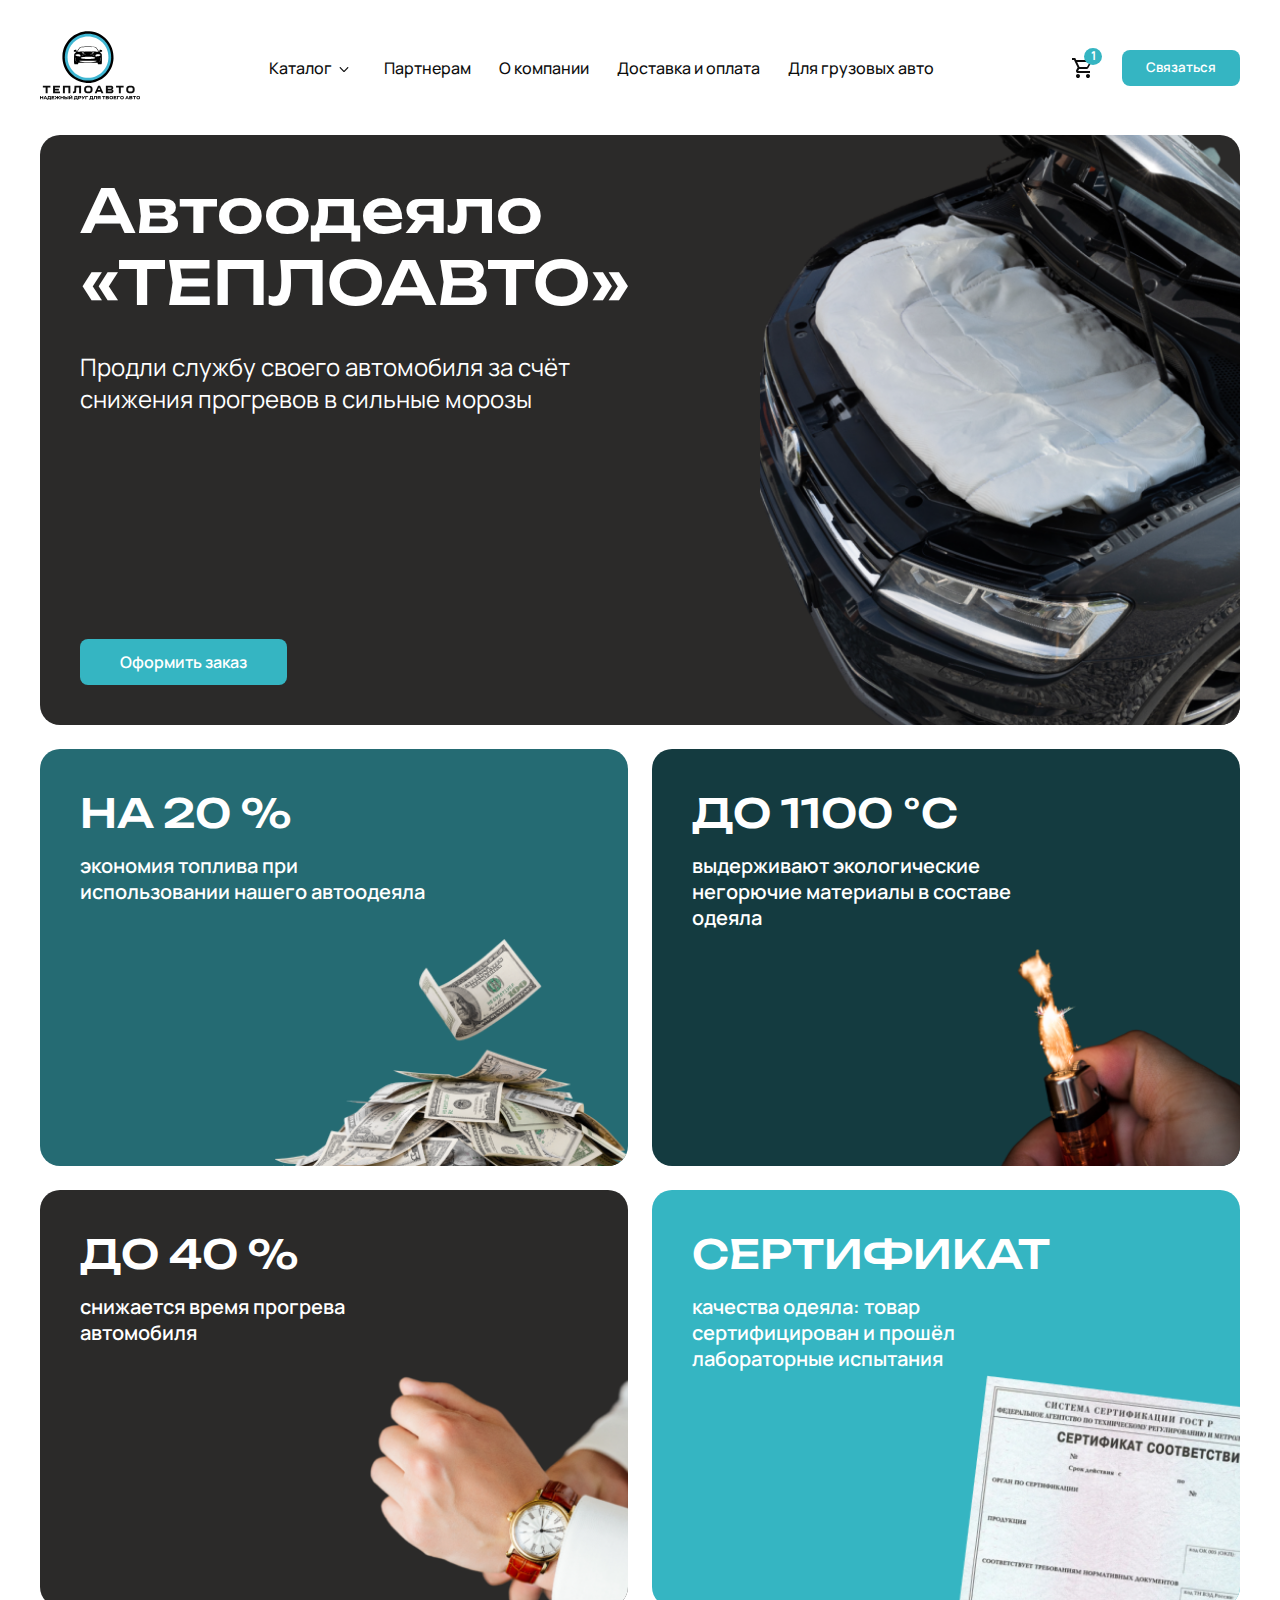
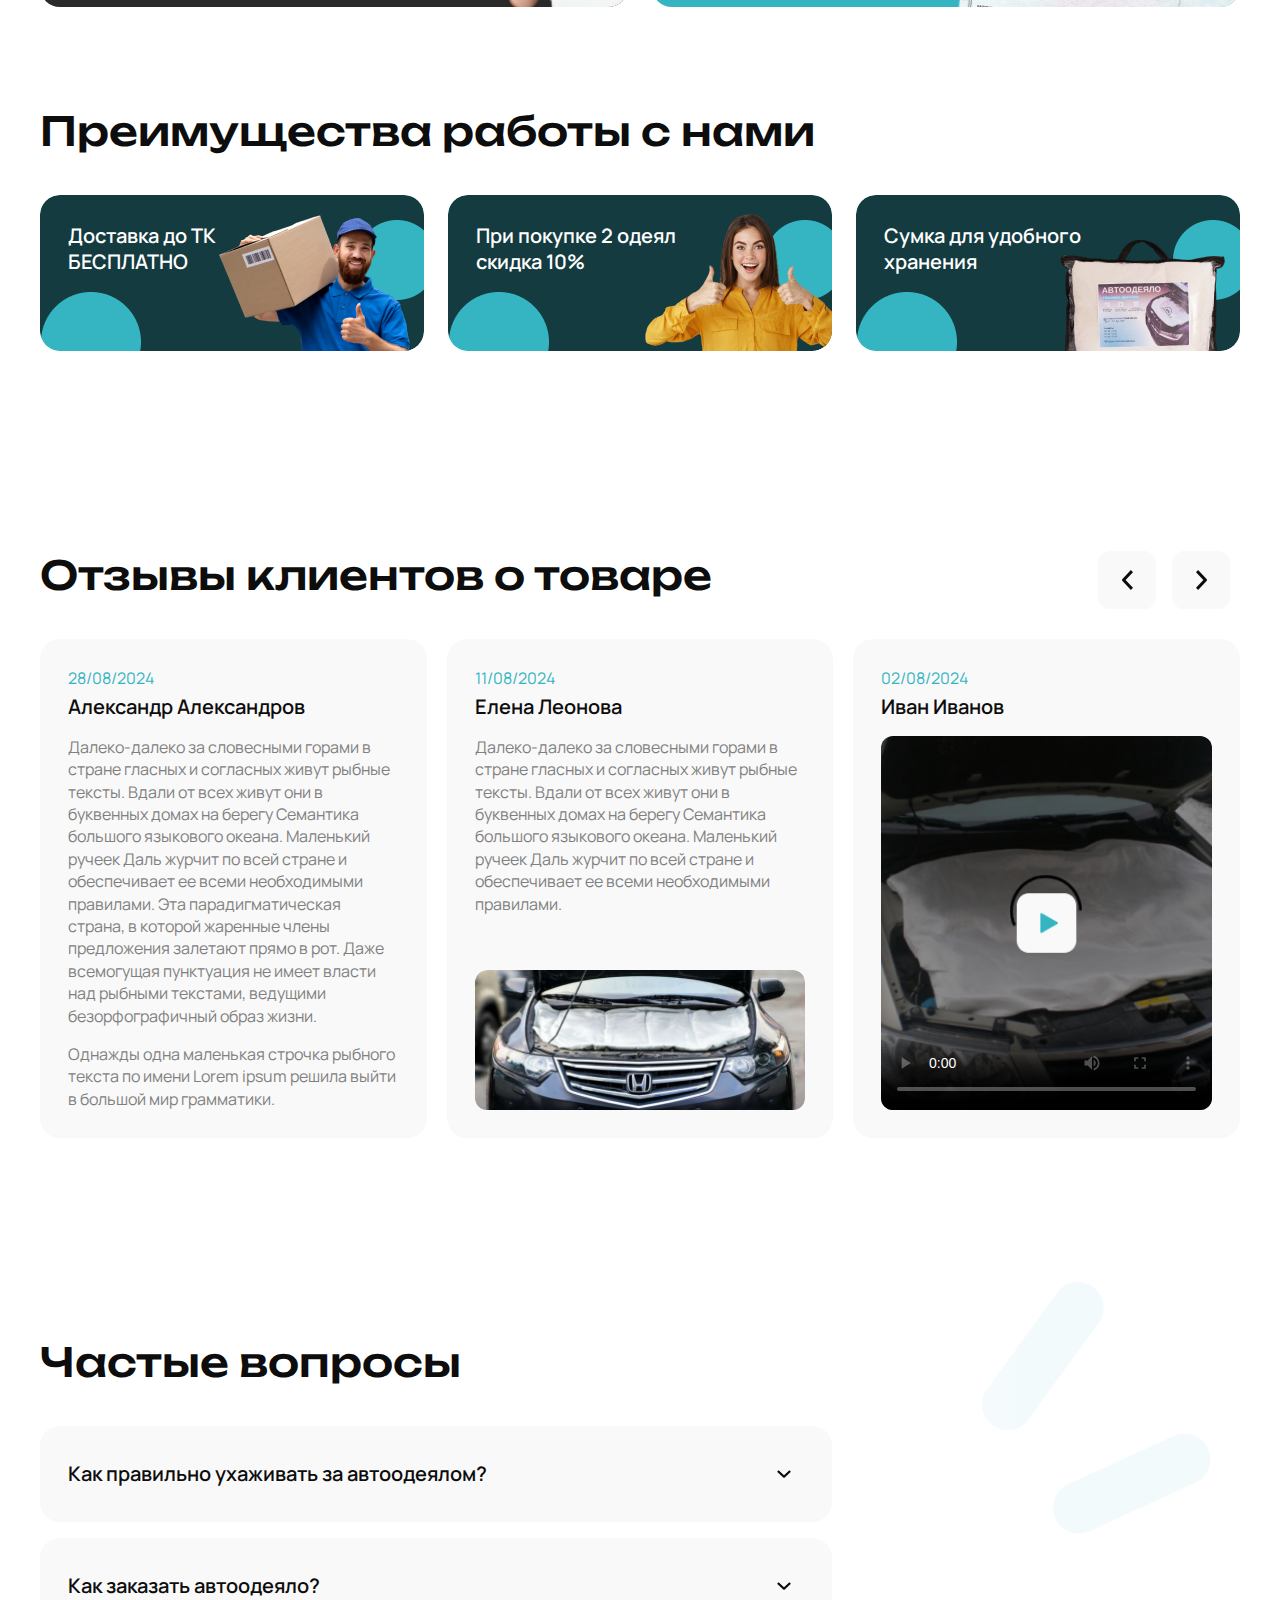
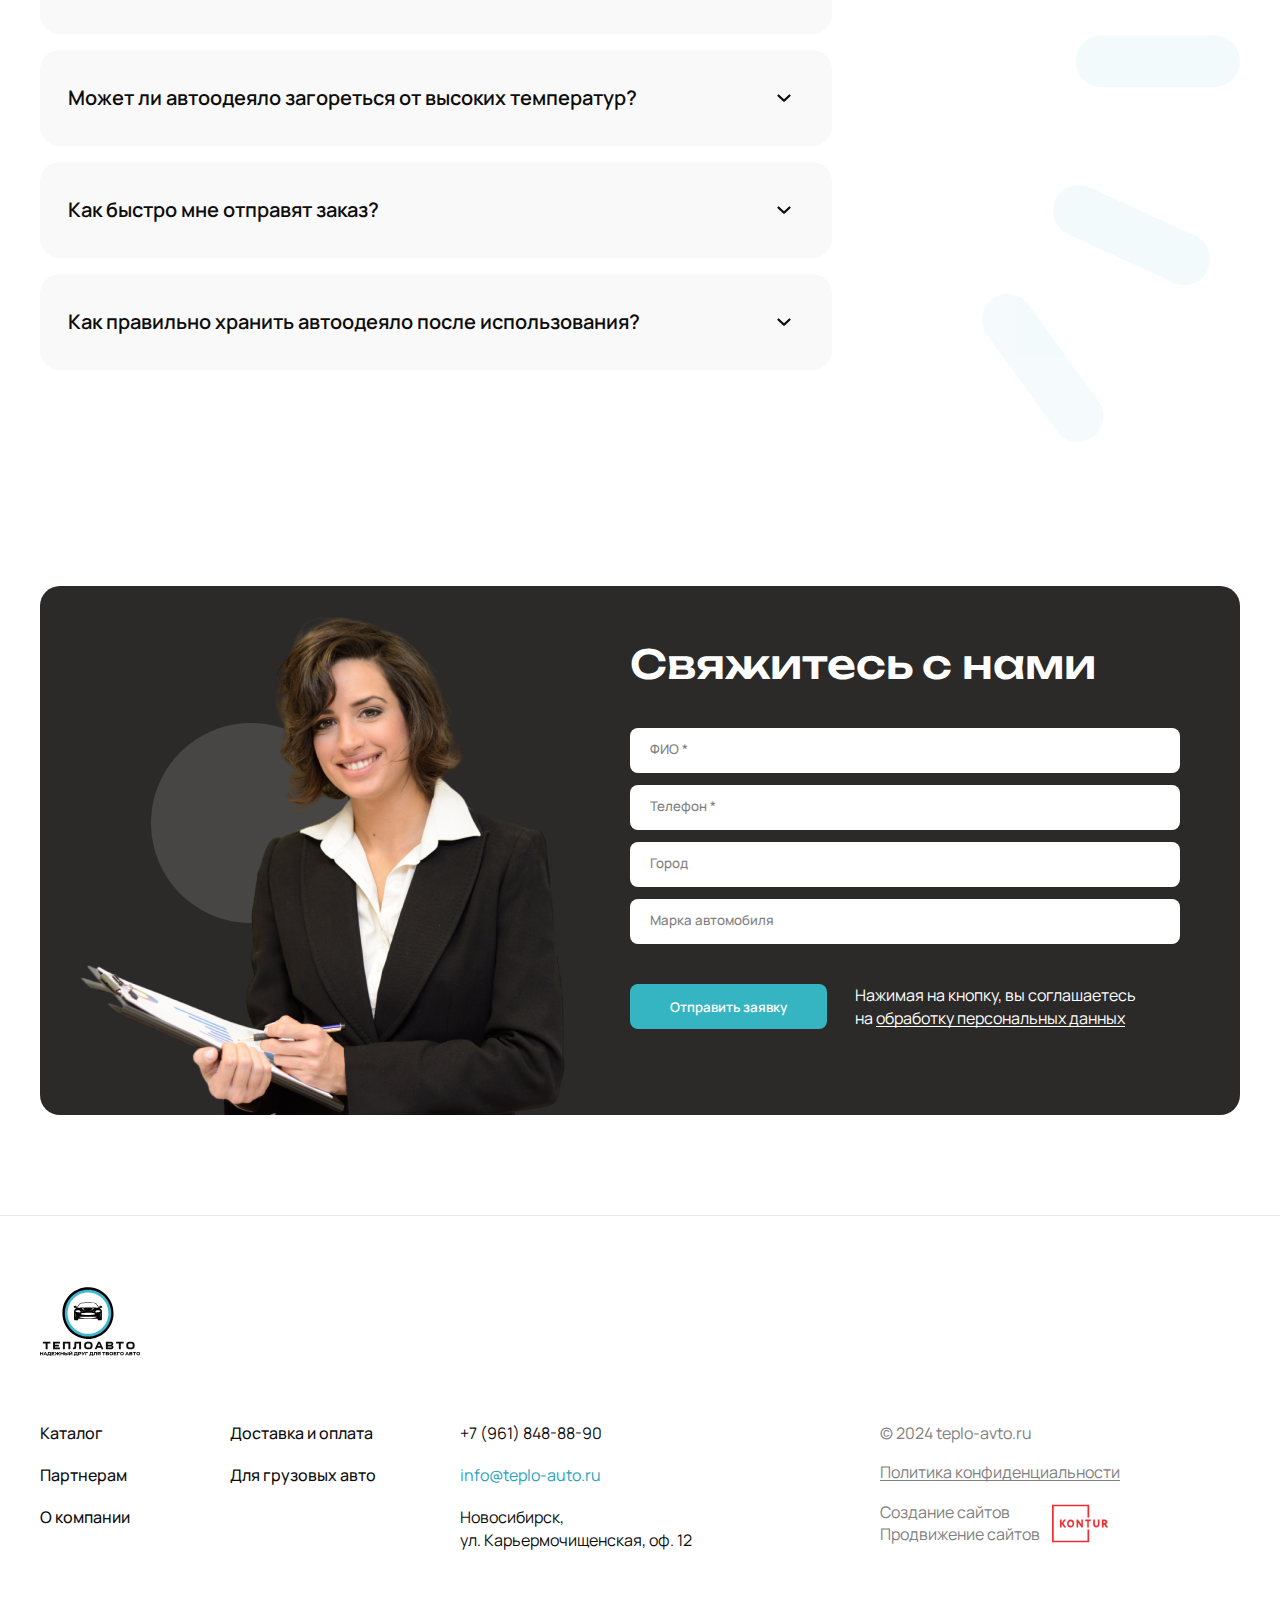
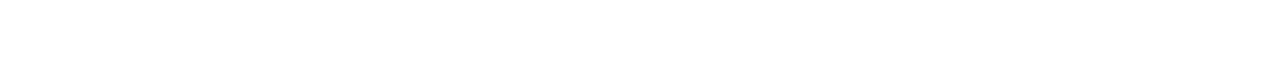
<file: index.html>
<!DOCTYPE html>
<html lang="ru">
<head>
    <meta charset="UTF-8">
    <meta name="viewport" content="width=device-width, initial-scale=1.0">
    <title>ТЕПЛОАВТО</title>
    <link rel="stylesheet" href="styles/style.css">
    <link rel="stylesheet" href="https://cdn.jsdelivr.net/npm/swiper@11/swiper-bundle.min.css"/>
</head>
<body>
    <div class="layout">
        <header class="header">
            <div class="container">
                <a href="/index.html" class="logo">
                    <img src="./assets/icons/logo.svg" alt="logo">
                </a>
                <div class="header-content">
                    <nav class="nav-menu">
                        <ul class="menu">
                            <li>
                                <a href="catalog.html">Каталог</a>
                                <svg width="24" height="24" viewBox="0 0 24 24" fill="none" xmlns="http://www.w3.org/2000/svg">
                                    <path d="M11.5757 15.9243C11.8101 16.1586 12.1899 16.1586 12.4243 15.9243L16.2426 12.1059C16.477 11.8716 16.477 11.4917 16.2426 11.2574C16.0083 11.023 15.6284 11.023 15.3941 11.2574L12 14.6515L8.60589 11.2574C8.37157 11.023 7.99167 11.023 7.75736 11.2574C7.52304 11.4917 7.52304 11.8716 7.75736 12.1059L11.5757 15.9243ZM11.4 15V15.5H12.6V15H11.4Z" fill="#0D0D0D"/>
                                </svg>
                                <ul class="sub-menu">
                                    <li><a href="card.html">Автоодеяло №1 </a></li>
                                    <li><a href="car-blanket2.html">Автоодеяло №2</a></li>
                                    <li><a href="car-blanket3.html">Автоодеяло №3</a></li>
                                </ul>
                            </li>
                            <li><a href="partners.html">Партнерам</a></li>
                            <li><a href="about.html">О компании</a></li>
                            <li><a href="delivery.html">Доставка и оплата</a></li>
                            <li><a href="services.html">Для грузовых авто</a></li>
                        </ul>
                    </nav>
                    
                </div>
                <div class="header-contacts">
                    <div class="basket-btn">
                        <a href="basket.html" class="basket">
                            <svg width="20" height="20" viewBox="0 0 20 20" fill="none" xmlns="http://www.w3.org/2000/svg">
                                <path d="M16 16C16.5304 16 17.0391 16.2107 17.4142 16.5858C17.7893 16.9609 18 17.4696 18 18C18 18.5304 17.7893 19.0391 17.4142 19.4142C17.0391 19.7893 16.5304 20 16 20C15.4696 20 14.9609 19.7893 14.5858 19.4142C14.2107 19.0391 14 18.5304 14 18C14 16.89 14.89 16 16 16ZM0 0H3.27L4.21 2H19C19.2652 2 19.5196 2.10536 19.7071 2.29289C19.8946 2.48043 20 2.73478 20 3C20 3.17 19.95 3.34 19.88 3.5L16.3 9.97C15.96 10.58 15.3 11 14.55 11H7.1L6.2 12.63L6.17 12.75C6.17 12.8163 6.19634 12.8799 6.24322 12.9268C6.29011 12.9737 6.3537 13 6.42 13H18V15H6C5.46957 15 4.96086 14.7893 4.58579 14.4142C4.21071 14.0391 4 13.5304 4 13C4 12.65 4.09 12.32 4.24 12.04L5.6 9.59L2 2H0V0ZM6 16C6.53043 16 7.03914 16.2107 7.41421 16.5858C7.78929 16.9609 8 17.4696 8 18C8 18.5304 7.78929 19.0391 7.41421 19.4142C7.03914 19.7893 6.53043 20 6 20C5.46957 20 4.96086 19.7893 4.58579 19.4142C4.21071 19.0391 4 18.5304 4 18C4 16.89 4.89 16 6 16ZM15 9L17.78 4H5.14L7.5 9H15Z" fill="#0D0D0D"/>
                            </svg>
                            <span>1</span>
                        </a>
                    </div>
                    <button class="btn"><span>Связаться </span>
                        <svg width="14" height="25" viewBox="0 0 14 16" fill="none" xmlns="http://www.w3.org/2000/svg">
                            <path d="M3.234 6.15301C4.242 8.13401 5.866 9.75101 7.847 10.766L9.387 9.22601C9.576 9.03701 9.856 8.97401 10.101 9.05801C10.885 9.31701 11.732 9.45701 12.6 9.45701C12.985 9.45701 13.3 9.77201 13.3 10.157V12.6C13.3 12.985 12.985 13.3 12.6 13.3C6.027 13.3 0.699997 7.97301 0.699997 1.40001C0.699997 1.01501 1.015 0.700012 1.4 0.700012H3.85C4.235 0.700012 4.55 1.01501 4.55 1.40001C4.55 2.27501 4.69 3.11501 4.949 3.89901C5.026 4.14401 4.97 4.41701 4.774 4.61301L3.234 6.15301Z" fill="white"/>
                        </svg>
                    </button>
                    <ul class="contacts-list">
                        <li>
                            <a href="tel:+79618488890">+7 (961) 848-88-90</a>
                        </li>
                        <li>
                            <a class="mail" href="mailto:info@teplo-auto.ru">info@teplo-auto.ru</a>
                        </li>
                        <li>
                            <a href="htts://whatsapp.com/+79618488890">
                                <svg width="28" height="28" viewBox="0 0 28 28" fill="none" xmlns="http://www.w3.org/2000/svg">
                                    <circle cx="14" cy="14" r="14" fill="#2AB540"/>
                                    <path d="M18.7 9.27335C18.0887 8.65609 17.3607 8.16666 16.5583 7.83359C15.756 7.50052 14.8954 7.33047 14.0267 7.33335C10.3867 7.33335 7.42 10.3 7.42 13.94C7.42 15.1067 7.72667 16.24 8.3 17.24L7.36667 20.6667L10.8667 19.7467C11.8333 20.2733 12.92 20.5533 14.0267 20.5533C17.6667 20.5533 20.6333 17.5867 20.6333 13.9467C20.6333 12.18 19.9467 10.52 18.7 9.27335ZM14.0267 19.4333C13.04 19.4333 12.0733 19.1667 11.2267 18.6667L11.0267 18.5467L8.94667 19.0933L9.5 17.0667L9.36667 16.86C8.81837 15.9847 8.52729 14.9729 8.52667 13.94C8.52667 10.9133 10.9933 8.44668 14.02 8.44668C15.4867 8.44668 16.8667 9.02002 17.9 10.06C18.4117 10.5693 18.8173 11.175 19.0931 11.8422C19.3689 12.5094 19.5095 13.2247 19.5067 13.9467C19.52 16.9733 17.0533 19.4333 14.0267 19.4333ZM17.04 15.3267C16.8733 15.2467 16.06 14.8467 15.9133 14.7867C15.76 14.7333 15.6533 14.7067 15.54 14.8667C15.4267 15.0333 15.1133 15.4067 15.02 15.5133C14.9267 15.6267 14.8267 15.64 14.66 15.5533C14.4933 15.4733 13.96 15.2933 13.3333 14.7333C12.84 14.2933 12.5133 13.7533 12.4133 13.5867C12.32 13.42 12.4 13.3333 12.4867 13.2467C12.56 13.1733 12.6533 13.0533 12.7333 12.96C12.8133 12.8667 12.8467 12.7933 12.9 12.6867C12.9533 12.5733 12.9267 12.48 12.8867 12.4C12.8467 12.32 12.5133 11.5067 12.38 11.1733C12.2467 10.8533 12.1067 10.8933 12.0067 10.8867H11.6867C11.5733 10.8867 11.4 10.9267 11.2467 11.0933C11.1 11.26 10.6733 11.66 10.6733 12.4733C10.6733 13.2867 11.2667 14.0733 11.3467 14.18C11.4267 14.2933 12.5133 15.96 14.1667 16.6733C14.56 16.8467 14.8667 16.9467 15.1067 17.02C15.5 17.1467 15.86 17.1267 16.1467 17.0867C16.4667 17.04 17.1267 16.6867 17.26 16.3C17.4 15.9133 17.4 15.5867 17.3533 15.5133C17.3067 15.44 17.2067 15.4067 17.04 15.3267Z" fill="white"/>
                                </svg>
                            </a>
                            <a href="https://telegram.com/" class="telegram">
                                <svg width="28" height="28" viewBox="0 0 28 28" fill="none" xmlns="http://www.w3.org/2000/svg">
                                    <circle cx="14" cy="14" r="14" fill="#239CD7"/>
                                    <path fill-rule="evenodd" clip-rule="evenodd" d="M18.1847 8.95334C18.3494 8.884 18.5297 8.86009 18.7069 8.88409C18.884 8.90808 19.0514 8.97912 19.1918 9.0898C19.3321 9.20048 19.4403 9.34675 19.5049 9.5134C19.5696 9.68004 19.5883 9.86097 19.5593 10.0373L18.0473 19.2087C17.9007 20.0933 16.93 20.6007 16.1187 20.16C15.44 19.7913 14.432 19.2233 13.5253 18.6307C13.072 18.334 11.6833 17.384 11.854 16.708C12.0007 16.13 14.334 13.958 15.6673 12.6667C16.1907 12.1593 15.952 11.8667 15.334 12.3333C13.7993 13.492 11.3353 15.254 10.5207 15.75C9.802 16.1873 9.42733 16.262 8.97933 16.1873C8.162 16.0513 7.404 15.8407 6.78533 15.584C5.94933 15.2373 5.99 14.088 6.78467 13.7533L18.1847 8.95334Z" fill="white"/>
                                </svg>                                    
                            </a>
                        </li>
                    </ul>
                    <div class="burger">
                        <img src="./assets/icons/burger-menu.svg" alt="" class="burger-menu">
                        <img src="./assets/icons/close.svg" alt="" class="close-menu">
                    </div>
                </div>
                
            </div>
        </header>
        <main>
            <div class="container">
                <section class="banner">
                    <div class="banner-content">
                        <div>
                           <h1 class="banner-title">Автоодеяло <span>«Теплоавто»</span></h1>
                           <p>Продли службу своего автомобиля за счёт снижения прогревов в сильные морозы</p>
                        </div>
                        <a href="#form" class="btn">Оформить заказ</a>
                    </div>
                    <div class="banner-img">
                        <img src="./assets/imgs/banner-img.png" alt="">
                    </div>
                </section> 
            </div>        
            <section class="quality container">
                <div class="quality-item">
                    <div class="quality-content">
                        <h2>На 20 %</h2>
                        <p>экономия топлива при использовании нашего автоодеяла</p>
                    </div>
                    <img src="./assets/imgs/quality1.png" alt="quality">
                </div>
                <div class="quality-item">
                    <div class="quality-content">
                        <h2>До 1100 °C</h2>
                        <p>выдерживают экологические негорючие материалы в составе одеяла</p>
                    </div>
                    <img src="./assets/imgs/quality2.png" alt="quality">
                </div>
                <div class="quality-item">
                    <div class="quality-content">
                        <h2>До 40 %</h2>
                        <p>снижается время прогрева автомобиля</p>
                    </div>
                    <img src="./assets/imgs/quality3.png" alt="quality">
                </div>
                <div class="quality-item">
                    <div class="quality-content">
                        <h2>Сертификат</h2>
                        <p>качества одеяла: товар сертифицирован и прошёл лабораторные испытания</p>
                    </div>
                    <img src="./assets/imgs/quality4.png" alt="quality">
                </div>
            </section>
            <section class="advantages container">
                <h2>Преимущества работы с нами</h2>
                <div class="advantages-items">
                    <div class="advantages-item">
                        <p>Доставка до ТК БЕСПЛАТНО</p>
                        <img src="./assets/imgs/adv1.png" alt="">
                    </div>
                    <div class="advantages-item">
                        <p>При покупке 2 одеял скидка 10%</p>
                        <img src="./assets/imgs/adv2.png" alt="">
                    </div>
                    <div class="advantages-item">
                        <p>Сумка для удобного хранения</p>
                        <img src="./assets/imgs/adv3.png" alt="">
                    </div>
                </div>
            </section>
            <div class="container">
                <section class="reviews ">
                    <h2>Отзывы клиентов о товаре</h2>
                    <div class="swiper">
                        <div class="swiper-wrapper">
                          <div class="swiper-slide">
                            <div class="review">
                                <span>28/08/2024</span>
                                <h4>Александр Александров</h4>
                                <p>Далеко-далеко за словесными горами в стране гласных и согласных живут рыбные тексты. Вдали от всех живут они в буквенных домах на берегу Семантика большого языкового океана. Маленький ручеек Даль журчит по всей стране и обеспечивает ее всеми необходимыми правилами. Эта парадигматическая страна, в которой жаренные члены предложения залетают прямо в рот. Даже всемогущая пунктуация не имеет власти над рыбными текстами, ведущими безорфографичный образ жизни. </p>
                                <p>Однажды одна маленькая строчка рыбного текста по имени Lorem ipsum решила выйти в большой мир грамматики.</p>
                            </div>
    
                          </div>
                          <div class="swiper-slide">
                            <div class="review">
                                <span>11/08/2024</span>
                                <h4>Елена Леонова</h4>
                                <p>Далеко-далеко за словесными горами в стране гласных и согласных живут рыбные тексты. Вдали от всех живут они в буквенных домах на берегу Семантика большого языкового океана. Маленький ручеек Даль журчит по всей стране и обеспечивает ее всеми необходимыми правилами.</p>
                                <img src="./assets/imgs/rev-image.png" alt="review">
                            </div>
                          </div>
                          <div class="swiper-slide">
                            <div class="review">
                                <span>02/08/2024</span>
                                <h4>Иван Иванов</h4>
                                <video controls poster="./assets/imgs/img.png">
                                    <source src="" type="video/mp4">
                                </video>
                            </div>
                          </div>
                          <div class="swiper-slide">
                            <div class="review">
                                <span>28/08/2024</span>
                                <h4>Александр Александров</h4>
                                <p>Lorem ipsum dolor sit amet consectetur adipisicing elit. Deserunt excepturi eius animi dicta cumque officia minus eum numquam quos. Alias vitae qui maxime, modi excepturi possimus numquam. Nemo, reiciendis cumque?</p>
                            </div>
                          </div>
                        </div>
                      </div>
    
                      <div class="swiper-button-prev">
                        <svg width="11" height="20" viewBox="0 0 11 20" fill="none" xmlns="http://www.w3.org/2000/svg">
                            <path fill-rule="evenodd" clip-rule="evenodd" d="M0.437364 11.1109L8.88777 20L11 17.7781L3.60571 10L11 2.22187L8.88777 0L0.437364 8.88906C0.15732 9.18373 0 9.58334 0 10C0 10.4167 0.15732 10.8163 0.437364 11.1109Z" fill="#0D0D0D"/>
                        </svg>       
                    </div>
                    <div class="swiper-button-next">
                        <svg width="11" height="20" viewBox="0 0 11 20" fill="none" xmlns="http://www.w3.org/2000/svg">
                            <path fill-rule="evenodd" clip-rule="evenodd" d="M10.5626 11.1109L2.11223 20L0 17.7781L7.39429 10L0 2.22187L2.11223 0L10.5626 8.88906C10.8427 9.18373 11 9.58334 11 10C11 10.4167 10.8427 10.8163 10.5626 11.1109Z" fill="#0D0D0D"/>
                        </svg>
                    </div>
                </section>
            </div>
            <div class="container">
                <section class="faq">
                    <h2>Частые вопросы</h2>
                    <ul class="questions-list">
                        <li>
                            <div class="question-ttl-btn collapsible">
                                <h4 class=question-ttl>Как правильно ухаживать за автоодеялом?</h4>
                                <span class="collapse-btn">
                                    <svg width="14" height="8" viewBox="0 0 14 8" fill="none" xmlns="http://www.w3.org/2000/svg">
                                        <path fill-rule="evenodd" clip-rule="evenodd" d="M6.23377 7.52603L0.10338 1.69816L1.63571 0.241455L6.99993 5.34097L12.3642 0.241455L13.8965 1.69816L7.7661 7.52603C7.56288 7.71917 7.28729 7.82766 6.99993 7.82766C6.71258 7.82766 6.43699 7.71917 6.23377 7.52603Z" fill="#0D0D0D"/>
                                    </svg>
                                </span> 
                            </div>
                            <p>Одеяло нужно почистить обычной сухой щеткой без специальной химии и моющих средств. Стирать в воде изделие нельзя! Рекомендуем делать это примерно раз в месяц или по мере загрязнения. В таком случае одеяло прослужит Вам долго и будет радовать не один сезон.</p>
                        </li>
                        <li>
                            <div class="question-ttl-btn collapsible">
                                <h4 class=question-ttl>Как заказать автоодеяло?</h4>
                                <span class="collapse-btn">
                                    <svg width="14" height="8" viewBox="0 0 14 8" fill="none" xmlns="http://www.w3.org/2000/svg">
                                        <path fill-rule="evenodd" clip-rule="evenodd" d="M6.23377 7.52603L0.10338 1.69816L1.63571 0.241455L6.99993 5.34097L12.3642 0.241455L13.8965 1.69816L7.7661 7.52603C7.56288 7.71917 7.28729 7.82766 6.99993 7.82766C6.71258 7.82766 6.43699 7.71917 6.23377 7.52603Z" fill="#0D0D0D"/>
                                    </svg>
                                </span> 
                            </div>
                            <p>Одеяло нужно почистить обычной сухой щеткой без специальной химии и моющих средств. Стирать в воде изделие нельзя! Рекомендуем делать это примерно раз в месяц или по мере загрязнения. В таком случае одеяло прослужит Вам долго и будет радовать не один сезон.</p>
                        </li>
                        <li>
                            <div class="question-ttl-btn collapsible">
                                <h4 class=question-ttl>Может ли автоодеяло загореться от высоких температур?</h4>
                                <span class="collapse-btn">
                                    <svg width="14" height="8" viewBox="0 0 14 8" fill="none" xmlns="http://www.w3.org/2000/svg">
                                        <path fill-rule="evenodd" clip-rule="evenodd" d="M6.23377 7.52603L0.10338 1.69816L1.63571 0.241455L6.99993 5.34097L12.3642 0.241455L13.8965 1.69816L7.7661 7.52603C7.56288 7.71917 7.28729 7.82766 6.99993 7.82766C6.71258 7.82766 6.43699 7.71917 6.23377 7.52603Z" fill="#0D0D0D"/>
                                    </svg>
                                </span> 
                            </div>
                            <p>Lorem, ipsum dolor sit amet consectetur adipisicing elit. Laudantium, ipsa!</p>
                        </li>
                        <li>
                            <div class="question-ttl-btn collapsible">
                                <h4 class=question-ttl>Как быстро мне отправят заказ?</h4>
                                <span class="collapse-btn">
                                    <svg width="14" height="8" viewBox="0 0 14 8" fill="none" xmlns="http://www.w3.org/2000/svg">
                                        <path fill-rule="evenodd" clip-rule="evenodd" d="M6.23377 7.52603L0.10338 1.69816L1.63571 0.241455L6.99993 5.34097L12.3642 0.241455L13.8965 1.69816L7.7661 7.52603C7.56288 7.71917 7.28729 7.82766 6.99993 7.82766C6.71258 7.82766 6.43699 7.71917 6.23377 7.52603Z" fill="#0D0D0D"/>
                                    </svg> 
                                </span> 
                            </div>
                            <p>Lorem ipsum dolor sit amet consectetur adipisicing elit. Labore similique quos voluptatum ut! Doloremque, assumenda!</p>
                        </li>
                        <li>
                            <div class="question-ttl-btn collapsible">
                                <h4 class=question-ttl>Как правильно хранить автоодеяло после использования?</h4>
                                <span class="collapse-btn">
                                    <svg width="14" height="8" viewBox="0 0 14 8" fill="none" xmlns="http://www.w3.org/2000/svg">
                                        <path fill-rule="evenodd" clip-rule="evenodd" d="M6.23377 7.52603L0.10338 1.69816L1.63571 0.241455L6.99993 5.34097L12.3642 0.241455L13.8965 1.69816L7.7661 7.52603C7.56288 7.71917 7.28729 7.82766 6.99993 7.82766C6.71258 7.82766 6.43699 7.71917 6.23377 7.52603Z" fill="#0D0D0D"/>
                                    </svg>
                                </span> 
                            </div>
                            <p>Lorem ipsum dolor sit amet consectetur adipisicing elit. Labore similique quos voluptatum ut! Doloremque, assumenda!</p>
                        </li>
                    </ul> 
                    <svg class="decor" width="258" height="760" viewBox="0 0 258 760" fill="none" xmlns="http://www.w3.org/2000/svg">
                        <g opacity="0.05">
                        <path d="M93.7978 379.25C93.7978 365.015 105.254 353.471 119.382 353.471H232.409C246.543 353.471 258 365.022 258 379.25C258 393.499 246.543 405.042 232.409 405.042H119.382C105.254 405.042 93.7978 393.491 93.7978 379.25Z" fill="#35B5C2"/>
                        <path d="M71.1025 225.661C71.1025 215.856 76.6804 206.484 86.125 202.17L191.991 153.803C204.859 147.923 220.024 153.658 225.86 166.63C231.689 179.595 225.996 194.883 213.122 200.763L107.263 249.138C94.3953 255.01 79.2224 249.267 73.3938 236.295C71.8328 232.84 71.1025 229.218 71.1025 225.661Z" fill="#35B5C2"/>
                        <path d="M0.000228882 122.355C0.000228882 117.059 1.61848 111.72 4.96239 107.124L75.2918 10.5341C83.648 -0.951699 99.6658 -3.42634 111.065 5.00042C122.436 13.42 124.921 29.5592 116.557 41.0378L46.2421 137.628C37.8859 149.107 21.8681 151.581 10.4687 143.162C3.63056 138.111 0.000228882 130.291 0.000228882 122.355Z" fill="#35B5C2"/>
                        <path d="M71.1024 528.796C71.1024 525.232 71.8399 521.617 73.3865 518.154C79.2223 505.19 94.3951 499.44 107.255 505.334L213.115 553.694C225.996 559.581 231.696 574.855 225.853 587.827C220.017 600.799 204.844 606.549 191.984 600.654L86.1177 552.28C76.6803 547.98 71.1024 538.601 71.1024 528.796Z" fill="#35B5C2"/>
                        <path d="M0.00215149 637.639C0.00215149 629.71 3.62532 621.882 10.4635 616.825C21.8557 608.398 37.8735 610.887 46.2297 622.366L116.545 718.963C124.901 730.449 122.445 746.574 111.046 755.008C99.6463 763.427 83.6356 760.946 75.2794 749.46L4.95715 652.877C1.62041 648.281 0.00215149 642.928 0.00215149 637.639Z" fill="#35B5C2"/>
                        </g>
                    </svg>
                </section>
                <section class="form" id="form">
                     <div class="form-img">
                        <img src="./assets/imgs/form-img.png" alt="">
                     </div>
                    <div class="form-content">
                        <h2>Свяжитесь с нами</h2>
                        <form>
                            <input type="text" placeholder="ФИО *" required>
                            <input type="tel" placeholder="Телефон *" required>
                            <input type="text" placeholder="Город">
                            <input type="text" placeholder="Марка автомобиля">
                            <div class="form-btn">
                                <button class="btn">Отправить заявку</button>
                                <span>Нажимая на кнопку, вы соглашаетесь  на <a href="#">обработку персональных данных</a></span>
                            </div>
                        </form>
                    </div>
                </section>
            </div>
            
        </main>
        <footer class="footer">
            <div class="container">
                <a href="index.html" class="logo">
                    <img src="./assets/icons/logo.svg" alt="logo">
                </a>
                <div class="footer-content">
                    <nav class="nav-menu">
                        <ul class="menu">
                            <li>
                                <a href="catalog.html">Каталог</a>
                            </li>
                            <li><a href="delivery.html">Доставка и оплата</a></li>
                            <li><a href="partners.html">Партнерам</a></li>
                            <li><a href="services.html">Для грузовых авто</a></li>
                            <li><a href="about.html">О компании</a></li>
                        </ul>
                    </nav>
                    <ul class="footer-contacts">
                        <li>
                            <a href="tel:+79618488890">+7 (961) 848-88-90</a>
                        </li>
                        <li>
                            <a class="mail" href="mailto:info@teplo-auto.ru">info@teplo-auto.ru</a>
                        </li>
                        <li class="address">
                            Новосибирск, <span>ул. Карьермочищенская, оф. 12</span>
                        </li>
                    </ul>
                    <div class="footer-info">
                        <span class="copyright">© 2024 teplo-avto.ru</span>
                        <a class="privacy-policy">Политика конфиденциальности</a>
                        <div class="developer">
                            <p>
                                <a href="https://kontur-lite.ru/,">Создание сайтов</a>
                                <a href="http://kontur-promo.ru/">Продвижение сайтов</a>
                            </p>
                            <svg width="57" height="39" viewBox="0 0 57 39" fill="none" xmlns="http://www.w3.org/2000/svg">
                                <g clip-path="url(#clip0_86_742)">
                                <path d="M51.6184 17.2631V19.0173H52.2493C52.9149 19.0173 53.4365 18.7673 53.4365 18.1005C53.4365 17.6591 53.2213 17.2612 52.3824 17.2612C52.1198 17.2612 51.9776 17.2518 51.6184 17.2631ZM49.875 23.4597V15.543C50.2999 15.543 52.2493 15.543 52.4681 15.543C54.5489 15.543 55.2892 16.6171 55.2892 18.0777C55.2892 19.5478 54.4176 20.1483 54.0036 20.3643L56.2083 23.4597H54.0948L52.2603 20.7147H51.6184V23.4597H49.875Z" fill="#F02D32"/>
                                <path d="M47.5014 20.0536C47.5014 22.4746 46.0445 23.4597 44.437 23.4597C42.5083 23.4597 41.168 22.2946 41.168 19.974V15.543H42.8833V19.5895C42.8833 20.8227 43.2367 21.7623 44.437 21.7623C45.4758 21.7623 45.7862 20.9591 45.7862 19.6917V15.543H47.5014V20.0536Z" fill="#F02D32"/>
                                <path d="M37.2083 38.5H0V0.5H37.2083V13.5015H35.4834V2.2616H1.72309V36.7384H35.4834V25.4136H37.2083V38.5Z" fill="#F02D32"/>
                                <path d="M29.5472 23.4597L26.1016 18.7089V23.4597H24.543V15.543H25.8723L29.3196 20.3146L29.3161 15.543H30.8729L30.8764 23.4597H29.5472Z" fill="#F02D32"/>
                                <path d="M33.25 15.543H38.7917V17.2392H36.7845V23.4597H35.2556V17.2392H33.25V15.543Z" fill="#F02D32"/>
                                <path d="M7.91797 15.543H9.60169V18.9921L12.011 15.543H14.0311L11.2643 19.1966L14.2513 23.4597H12.1167L9.60169 19.6926V23.4597H7.91797V15.543Z" fill="#F02D32"/>
                                <path d="M18.6047 21.8201C19.8784 21.8201 20.5392 20.7919 20.5392 19.5014C20.5392 18.1014 19.6868 17.1826 18.6047 17.1826C17.4946 17.1826 16.6719 18.1014 16.6719 19.5014C16.6719 20.8126 17.5326 21.8201 18.6047 21.8201ZM18.6047 15.543C20.6449 15.543 22.168 17.0618 22.168 19.5014C22.168 21.8201 20.6449 23.4597 18.6047 23.4597C16.5662 23.4597 15.043 21.939 15.043 19.5014C15.043 17.2807 16.4704 15.543 18.6047 15.543Z" fill="#F02D32"/>
                                </g>
                                <defs>
                                <clipPath id="clip0_86_742">
                                <rect width="57" height="38" fill="white" transform="translate(0 0.5)"/>
                                </clipPath>
                                </defs>
                            </svg>
                        </div>
                    </div>
                </div>
            </div>
        </footer>
    </div>
    <script src="https://cdn.jsdelivr.net/npm/swiper@11/swiper-bundle.min.js"></script>
    <script>
        // ----------------------------------swiper--------------------------------------

        const swiper = new Swiper('.swiper', {
            loop: true,
        
            navigation: {
              nextEl: '.swiper-button-next',
              prevEl: '.swiper-button-prev',
            },

            slidesPerView: 3,
            spaceBetween: 20,

            breakpoints: {

              0: {
                slidesPerView: 1
              },

              320: {
                slidesPerView: 1
              },
              480: {
                slidesPerView: 1.5
              },

              700: {
                slidesPerView: 2
              },
              1000: {
                slidesPerView: 2.5
              },
              1100: {
                slidesPerView: 3
              }
              
            }
            
          });

    </script>
    <script src="script.js"></script>
</body>
</html>
</file>
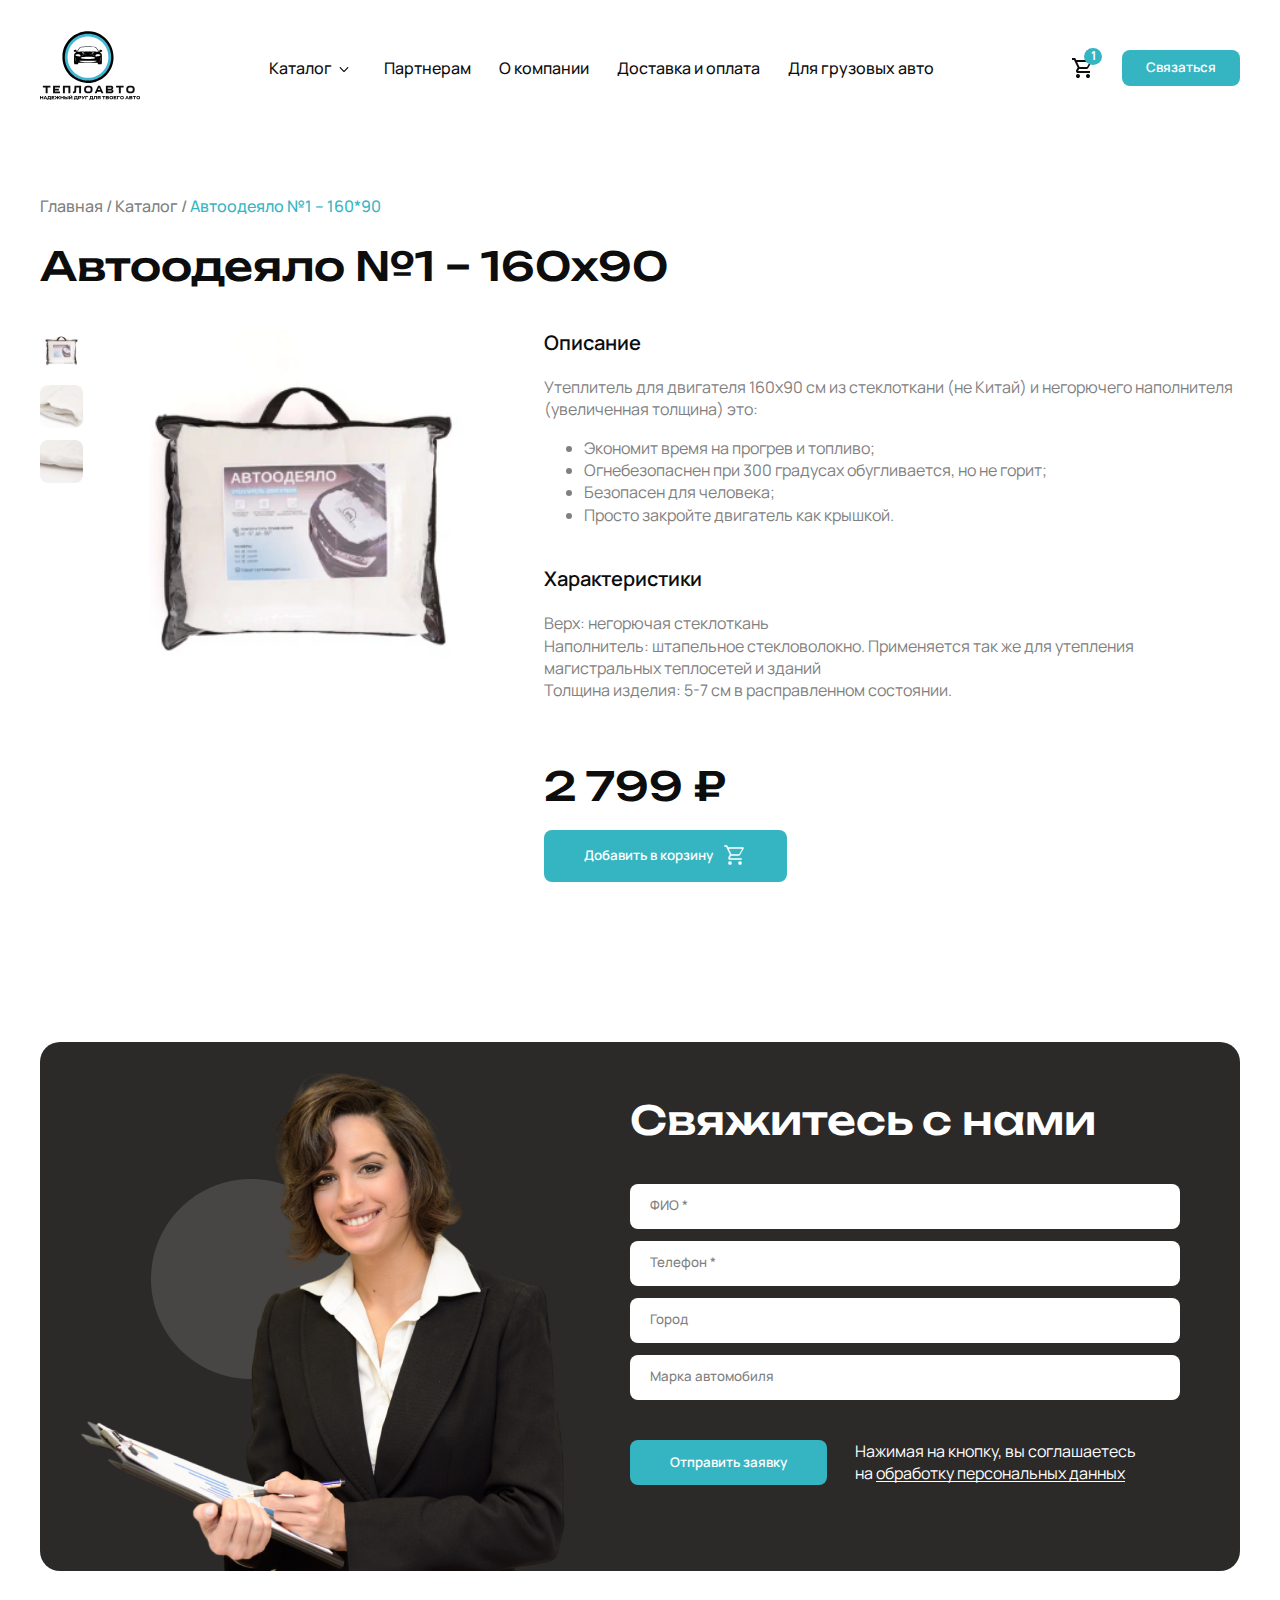
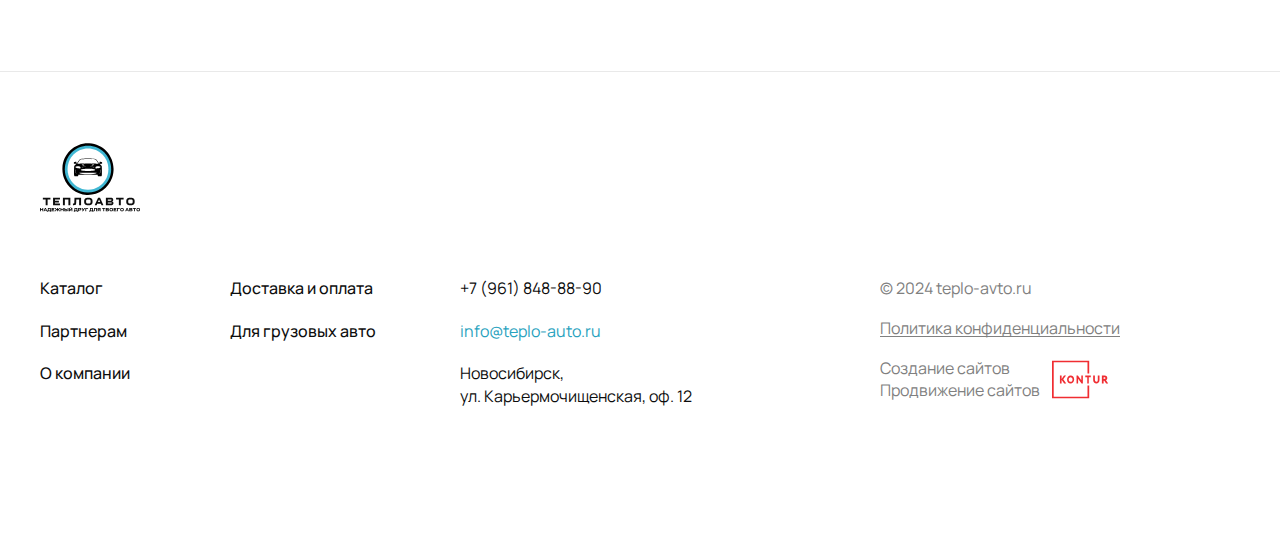
<file: card.html>
<!DOCTYPE html>
<html lang="ru">
<head>
    <meta charset="UTF-8">
    <meta name="viewport" content="width=device-width, initial-scale=1.0">
    <title>ТЕПЛОАВТО</title>
    <link rel="stylesheet" href="styles/style.css">
</head>
<body>
    <div class="layout">
        <header class="header">
            <div class="container">
                <a href="/index.html" class="logo">
                    <img src="./assets/icons/logo.svg" alt="logo">
                </a>
                <div class="header-content">
                    <nav class="nav-menu">
                        <ul class="menu">
                            <li>
                                <a href="catalog.html">Каталог</a>
                                <svg width="24" height="24" viewBox="0 0 24 24" fill="none" xmlns="http://www.w3.org/2000/svg">
                                    <path d="M11.5757 15.9243C11.8101 16.1586 12.1899 16.1586 12.4243 15.9243L16.2426 12.1059C16.477 11.8716 16.477 11.4917 16.2426 11.2574C16.0083 11.023 15.6284 11.023 15.3941 11.2574L12 14.6515L8.60589 11.2574C8.37157 11.023 7.99167 11.023 7.75736 11.2574C7.52304 11.4917 7.52304 11.8716 7.75736 12.1059L11.5757 15.9243ZM11.4 15V15.5H12.6V15H11.4Z" fill="#0D0D0D"/>
                                </svg>
                                <ul class="sub-menu">
                                    <li><a href="card.html">Автоодеяло №1 </a></li>
                                    <li><a href="car-blanket2.html">Автоодеяло №2</a></li>
                                    <li><a href="car-blanket3.html">Автоодеяло №3</a></li>
                                </ul>
                            </li>
                            <li><a href="partners.html">Партнерам</a></li>
                            <li><a href="about.html">О компании</a></li>
                            <li><a href="delivery.html">Доставка и оплата</a></li>
                            <li><a href="services.html">Для грузовых авто</a></li>
                        </ul>
                    </nav>
                    
                </div>
                <div class="header-contacts">
                    <div class="basket-btn">
                        <a href="basket.html" class="basket">
                            <svg width="20" height="20" viewBox="0 0 20 20" fill="none" xmlns="http://www.w3.org/2000/svg">
                                <path d="M16 16C16.5304 16 17.0391 16.2107 17.4142 16.5858C17.7893 16.9609 18 17.4696 18 18C18 18.5304 17.7893 19.0391 17.4142 19.4142C17.0391 19.7893 16.5304 20 16 20C15.4696 20 14.9609 19.7893 14.5858 19.4142C14.2107 19.0391 14 18.5304 14 18C14 16.89 14.89 16 16 16ZM0 0H3.27L4.21 2H19C19.2652 2 19.5196 2.10536 19.7071 2.29289C19.8946 2.48043 20 2.73478 20 3C20 3.17 19.95 3.34 19.88 3.5L16.3 9.97C15.96 10.58 15.3 11 14.55 11H7.1L6.2 12.63L6.17 12.75C6.17 12.8163 6.19634 12.8799 6.24322 12.9268C6.29011 12.9737 6.3537 13 6.42 13H18V15H6C5.46957 15 4.96086 14.7893 4.58579 14.4142C4.21071 14.0391 4 13.5304 4 13C4 12.65 4.09 12.32 4.24 12.04L5.6 9.59L2 2H0V0ZM6 16C6.53043 16 7.03914 16.2107 7.41421 16.5858C7.78929 16.9609 8 17.4696 8 18C8 18.5304 7.78929 19.0391 7.41421 19.4142C7.03914 19.7893 6.53043 20 6 20C5.46957 20 4.96086 19.7893 4.58579 19.4142C4.21071 19.0391 4 18.5304 4 18C4 16.89 4.89 16 6 16ZM15 9L17.78 4H5.14L7.5 9H15Z" fill="#0D0D0D"/>
                            </svg>
                            <span>1</span>
                        </a>
                    </div>
                    <button class="btn"><span>Связаться </span>
                        <svg width="14" height="25" viewBox="0 0 14 16" fill="none" xmlns="http://www.w3.org/2000/svg">
                            <path d="M3.234 6.15301C4.242 8.13401 5.866 9.75101 7.847 10.766L9.387 9.22601C9.576 9.03701 9.856 8.97401 10.101 9.05801C10.885 9.31701 11.732 9.45701 12.6 9.45701C12.985 9.45701 13.3 9.77201 13.3 10.157V12.6C13.3 12.985 12.985 13.3 12.6 13.3C6.027 13.3 0.699997 7.97301 0.699997 1.40001C0.699997 1.01501 1.015 0.700012 1.4 0.700012H3.85C4.235 0.700012 4.55 1.01501 4.55 1.40001C4.55 2.27501 4.69 3.11501 4.949 3.89901C5.026 4.14401 4.97 4.41701 4.774 4.61301L3.234 6.15301Z" fill="white"/>
                        </svg>
                    </button>
                    <ul class="contacts-list">
                        <li>
                            <a href="tel:+79618488890">+7 (961) 848-88-90</a>
                        </li>
                        <li>
                            <a class="mail" href="mailto:info@teplo-auto.ru">info@teplo-auto.ru</a>
                        </li>
                        <li>
                            <a href="htts://whatsapp.com/+79618488890">
                                <svg width="28" height="28" viewBox="0 0 28 28" fill="none" xmlns="http://www.w3.org/2000/svg">
                                    <circle cx="14" cy="14" r="14" fill="#2AB540"/>
                                    <path d="M18.7 9.27335C18.0887 8.65609 17.3607 8.16666 16.5583 7.83359C15.756 7.50052 14.8954 7.33047 14.0267 7.33335C10.3867 7.33335 7.42 10.3 7.42 13.94C7.42 15.1067 7.72667 16.24 8.3 17.24L7.36667 20.6667L10.8667 19.7467C11.8333 20.2733 12.92 20.5533 14.0267 20.5533C17.6667 20.5533 20.6333 17.5867 20.6333 13.9467C20.6333 12.18 19.9467 10.52 18.7 9.27335ZM14.0267 19.4333C13.04 19.4333 12.0733 19.1667 11.2267 18.6667L11.0267 18.5467L8.94667 19.0933L9.5 17.0667L9.36667 16.86C8.81837 15.9847 8.52729 14.9729 8.52667 13.94C8.52667 10.9133 10.9933 8.44668 14.02 8.44668C15.4867 8.44668 16.8667 9.02002 17.9 10.06C18.4117 10.5693 18.8173 11.175 19.0931 11.8422C19.3689 12.5094 19.5095 13.2247 19.5067 13.9467C19.52 16.9733 17.0533 19.4333 14.0267 19.4333ZM17.04 15.3267C16.8733 15.2467 16.06 14.8467 15.9133 14.7867C15.76 14.7333 15.6533 14.7067 15.54 14.8667C15.4267 15.0333 15.1133 15.4067 15.02 15.5133C14.9267 15.6267 14.8267 15.64 14.66 15.5533C14.4933 15.4733 13.96 15.2933 13.3333 14.7333C12.84 14.2933 12.5133 13.7533 12.4133 13.5867C12.32 13.42 12.4 13.3333 12.4867 13.2467C12.56 13.1733 12.6533 13.0533 12.7333 12.96C12.8133 12.8667 12.8467 12.7933 12.9 12.6867C12.9533 12.5733 12.9267 12.48 12.8867 12.4C12.8467 12.32 12.5133 11.5067 12.38 11.1733C12.2467 10.8533 12.1067 10.8933 12.0067 10.8867H11.6867C11.5733 10.8867 11.4 10.9267 11.2467 11.0933C11.1 11.26 10.6733 11.66 10.6733 12.4733C10.6733 13.2867 11.2667 14.0733 11.3467 14.18C11.4267 14.2933 12.5133 15.96 14.1667 16.6733C14.56 16.8467 14.8667 16.9467 15.1067 17.02C15.5 17.1467 15.86 17.1267 16.1467 17.0867C16.4667 17.04 17.1267 16.6867 17.26 16.3C17.4 15.9133 17.4 15.5867 17.3533 15.5133C17.3067 15.44 17.2067 15.4067 17.04 15.3267Z" fill="white"/>
                                </svg>
                            </a>
                            <a href="https://telegram.com/" class="telegram">
                                <svg width="28" height="28" viewBox="0 0 28 28" fill="none" xmlns="http://www.w3.org/2000/svg">
                                    <circle cx="14" cy="14" r="14" fill="#239CD7"/>
                                    <path fill-rule="evenodd" clip-rule="evenodd" d="M18.1847 8.95334C18.3494 8.884 18.5297 8.86009 18.7069 8.88409C18.884 8.90808 19.0514 8.97912 19.1918 9.0898C19.3321 9.20048 19.4403 9.34675 19.5049 9.5134C19.5696 9.68004 19.5883 9.86097 19.5593 10.0373L18.0473 19.2087C17.9007 20.0933 16.93 20.6007 16.1187 20.16C15.44 19.7913 14.432 19.2233 13.5253 18.6307C13.072 18.334 11.6833 17.384 11.854 16.708C12.0007 16.13 14.334 13.958 15.6673 12.6667C16.1907 12.1593 15.952 11.8667 15.334 12.3333C13.7993 13.492 11.3353 15.254 10.5207 15.75C9.802 16.1873 9.42733 16.262 8.97933 16.1873C8.162 16.0513 7.404 15.8407 6.78533 15.584C5.94933 15.2373 5.99 14.088 6.78467 13.7533L18.1847 8.95334Z" fill="white"/>
                                </svg>                                    
                            </a>
                        </li>
                    </ul>
                    <div class="burger">
                        <img src="./assets/icons/burger-menu.svg" alt="" class="burger-menu">
                        <img src="./assets/icons/close.svg" alt="" class="close-menu">
                    </div>
                </div>
                
            </div>
        </header>
        <main>
           <section class="catalog container">
                <span class="breadcrumbs">
                    <a href="index.html">Главная</a>
                    <span> / </span>
                    <a href="catalog.html">Каталог</a>
                    <span> / </span>
                    <a class="active" href="catalog.html">Автоодеяло №1 – 160*90</a>
                </span>
                <h2>Автоодеяло №1 – 160x90</h2>
                <div class="card">
                    <div class="card-img">
                        <div class="card-slider">
                            <img src="./assets/imgs/slider img.png" alt="">
                            <img src="./assets/imgs/slider img (1).png" alt="">
                            <img src="./assets/imgs/slider img (2).png" alt="">
                        </div>
                        <div class="card-big-img">
                            <img src="./assets/imgs/catalog-img.png" alt="">
                        </div>
                    </div>
                    <div class="card-content">
                        <h4>Описание</h4>
                        <p>Утеплитель для двигателя 160x90 см из стеклоткани (не Китай) и негорючего наполнителя (увеличенная толщина) это:</p>
                        <ul>
                            <li>Экономит время на прогрев и топливо;</li>
                            <li>Огнебезопаснен при 300 градусах обугливается, но не горит;</li>
                            <li>Безопасен для человека;</li>
                            <li>Просто закройте двигатель как крышкой.</li>
                        </ul>
                        <h4>Характеристики</h4>
                        <p><span>Верх:</span> негорючая стеклоткань</p>
                        <p><span>Наполнитель:</span> штапельное стекловолокно. Применяется так же для утепления магистральных теплосетей и зданий</p>
                        <p><span>Толщина изделия:</span> 5-7 см в расправленном состоянии.</p>
                        <h2 class="price">2 799 ₽ </h2>
                        <button class="btn">Добавить в корзину
                            <svg width="24" height="24" viewBox="0 0 24 24" fill="none" xmlns="http://www.w3.org/2000/svg">
                                <path d="M17 18C17.5304 18 18.0391 18.2107 18.4142 18.5858C18.7893 18.9609 19 19.4696 19 20C19 20.5304 18.7893 21.0391 18.4142 21.4142C18.0391 21.7893 17.5304 22 17 22C16.4696 22 15.9609 21.7893 15.5858 21.4142C15.2107 21.0391 15 20.5304 15 20C15 18.89 15.89 18 17 18ZM1 2H4.27L5.21 4H20C20.2652 4 20.5196 4.10536 20.7071 4.29289C20.8946 4.48043 21 4.73478 21 5C21 5.17 20.95 5.34 20.88 5.5L17.3 11.97C16.96 12.58 16.3 13 15.55 13H8.1L7.2 14.63L7.17 14.75C7.17 14.8163 7.19634 14.8799 7.24322 14.9268C7.29011 14.9737 7.3537 15 7.42 15H19V17H7C6.46957 17 5.96086 16.7893 5.58579 16.4142C5.21071 16.0391 5 15.5304 5 15C5 14.65 5.09 14.32 5.24 14.04L6.6 11.59L3 4H1V2ZM7 18C7.53043 18 8.03914 18.2107 8.41421 18.5858C8.78929 18.9609 9 19.4696 9 20C9 20.5304 8.78929 21.0391 8.41421 21.4142C8.03914 21.7893 7.53043 22 7 22C6.46957 22 5.96086 21.7893 5.58579 21.4142C5.21071 21.0391 5 20.5304 5 20C5 18.89 5.89 18 7 18ZM16 11L18.78 6H6.14L8.5 11H16Z" fill="white" stroke="#35B5C2" stroke-width="0.5"/>
                            </svg>
                        </button>
                    </div>
                </div>
           </section>
           <div class="container"> 
            <section class="form">
                <div class="form-img">
                    <img src="./assets/imgs/form-img.png" alt="">
                 </div>
                <div class="form-content">
                    <h2>Свяжитесь с нами</h2>
                    <form>
                        <input type="text" placeholder="ФИО *" required>
                        <input type="tel" placeholder="Телефон *" required>
                        <input type="text" placeholder="Город">
                        <input type="text" placeholder="Марка автомобиля">
                        <div class="form-btn">
                            <button class="btn">Отправить заявку</button>
                            <span>Нажимая на кнопку, вы соглашаетесь  на <a href="#">обработку персональных данных</a></span>
                        </div>
                    </form>
                </div>
            </section>
           </div>
        </main>
        <footer class="footer">
            <div class="container">
                <a href="index.html" class="logo">
                    <img src="./assets/icons/logo.svg" alt="logo">
                </a>
                <div class="footer-content">
                    <nav class="nav-menu">
                        <ul class="menu">
                            <li>
                                <a href="catalog.html">Каталог</a>
                            </li>
                            <li><a href="delivery.html">Доставка и оплата</a></li>
                            <li><a href="partners.html">Партнерам</a></li>
                            <li><a href="services.html">Для грузовых авто</a></li>
                            <li><a href="about.html">О компании</a></li>
                        </ul>
                    </nav>
                    <ul class="footer-contacts">
                        <li>
                            <a href="tel:+79618488890">+7 (961) 848-88-90</a>
                        </li>
                        <li>
                            <a class="mail" href="mailto:info@teplo-auto.ru">info@teplo-auto.ru</a>
                        </li>
                        <li class="address">
                            Новосибирск, <span>ул. Карьермочищенская, оф. 12</span>
                        </li>
                    </ul>
                    <div class="footer-info">
                        <span class="copyright">© 2024 teplo-avto.ru</span>
                        <a class="privacy-policy">Политика конфиденциальности</a>
                        <div class="developer">
                            <p>
                                <a href="https://kontur-lite.ru/,">Создание сайтов</a>
                                <a href="http://kontur-promo.ru/">Продвижение сайтов</a>
                            </p>
                            <svg width="57" height="39" viewBox="0 0 57 39" fill="none" xmlns="http://www.w3.org/2000/svg">
                                <g clip-path="url(#clip0_86_742)">
                                <path d="M51.6184 17.2631V19.0173H52.2493C52.9149 19.0173 53.4365 18.7673 53.4365 18.1005C53.4365 17.6591 53.2213 17.2612 52.3824 17.2612C52.1198 17.2612 51.9776 17.2518 51.6184 17.2631ZM49.875 23.4597V15.543C50.2999 15.543 52.2493 15.543 52.4681 15.543C54.5489 15.543 55.2892 16.6171 55.2892 18.0777C55.2892 19.5478 54.4176 20.1483 54.0036 20.3643L56.2083 23.4597H54.0948L52.2603 20.7147H51.6184V23.4597H49.875Z" fill="#F02D32"/>
                                <path d="M47.5014 20.0536C47.5014 22.4746 46.0445 23.4597 44.437 23.4597C42.5083 23.4597 41.168 22.2946 41.168 19.974V15.543H42.8833V19.5895C42.8833 20.8227 43.2367 21.7623 44.437 21.7623C45.4758 21.7623 45.7862 20.9591 45.7862 19.6917V15.543H47.5014V20.0536Z" fill="#F02D32"/>
                                <path d="M37.2083 38.5H0V0.5H37.2083V13.5015H35.4834V2.2616H1.72309V36.7384H35.4834V25.4136H37.2083V38.5Z" fill="#F02D32"/>
                                <path d="M29.5472 23.4597L26.1016 18.7089V23.4597H24.543V15.543H25.8723L29.3196 20.3146L29.3161 15.543H30.8729L30.8764 23.4597H29.5472Z" fill="#F02D32"/>
                                <path d="M33.25 15.543H38.7917V17.2392H36.7845V23.4597H35.2556V17.2392H33.25V15.543Z" fill="#F02D32"/>
                                <path d="M7.91797 15.543H9.60169V18.9921L12.011 15.543H14.0311L11.2643 19.1966L14.2513 23.4597H12.1167L9.60169 19.6926V23.4597H7.91797V15.543Z" fill="#F02D32"/>
                                <path d="M18.6047 21.8201C19.8784 21.8201 20.5392 20.7919 20.5392 19.5014C20.5392 18.1014 19.6868 17.1826 18.6047 17.1826C17.4946 17.1826 16.6719 18.1014 16.6719 19.5014C16.6719 20.8126 17.5326 21.8201 18.6047 21.8201ZM18.6047 15.543C20.6449 15.543 22.168 17.0618 22.168 19.5014C22.168 21.8201 20.6449 23.4597 18.6047 23.4597C16.5662 23.4597 15.043 21.939 15.043 19.5014C15.043 17.2807 16.4704 15.543 18.6047 15.543Z" fill="#F02D32"/>
                                </g>
                                <defs>
                                <clipPath id="clip0_86_742">
                                <rect width="57" height="38" fill="white" transform="translate(0 0.5)"/>
                                </clipPath>
                                </defs>
                            </svg>
                        </div>
                    </div>
                </div>
            </div>
        </footer>
    </div>
    <script src="script.js"></script>
</body>
</html>
</file>
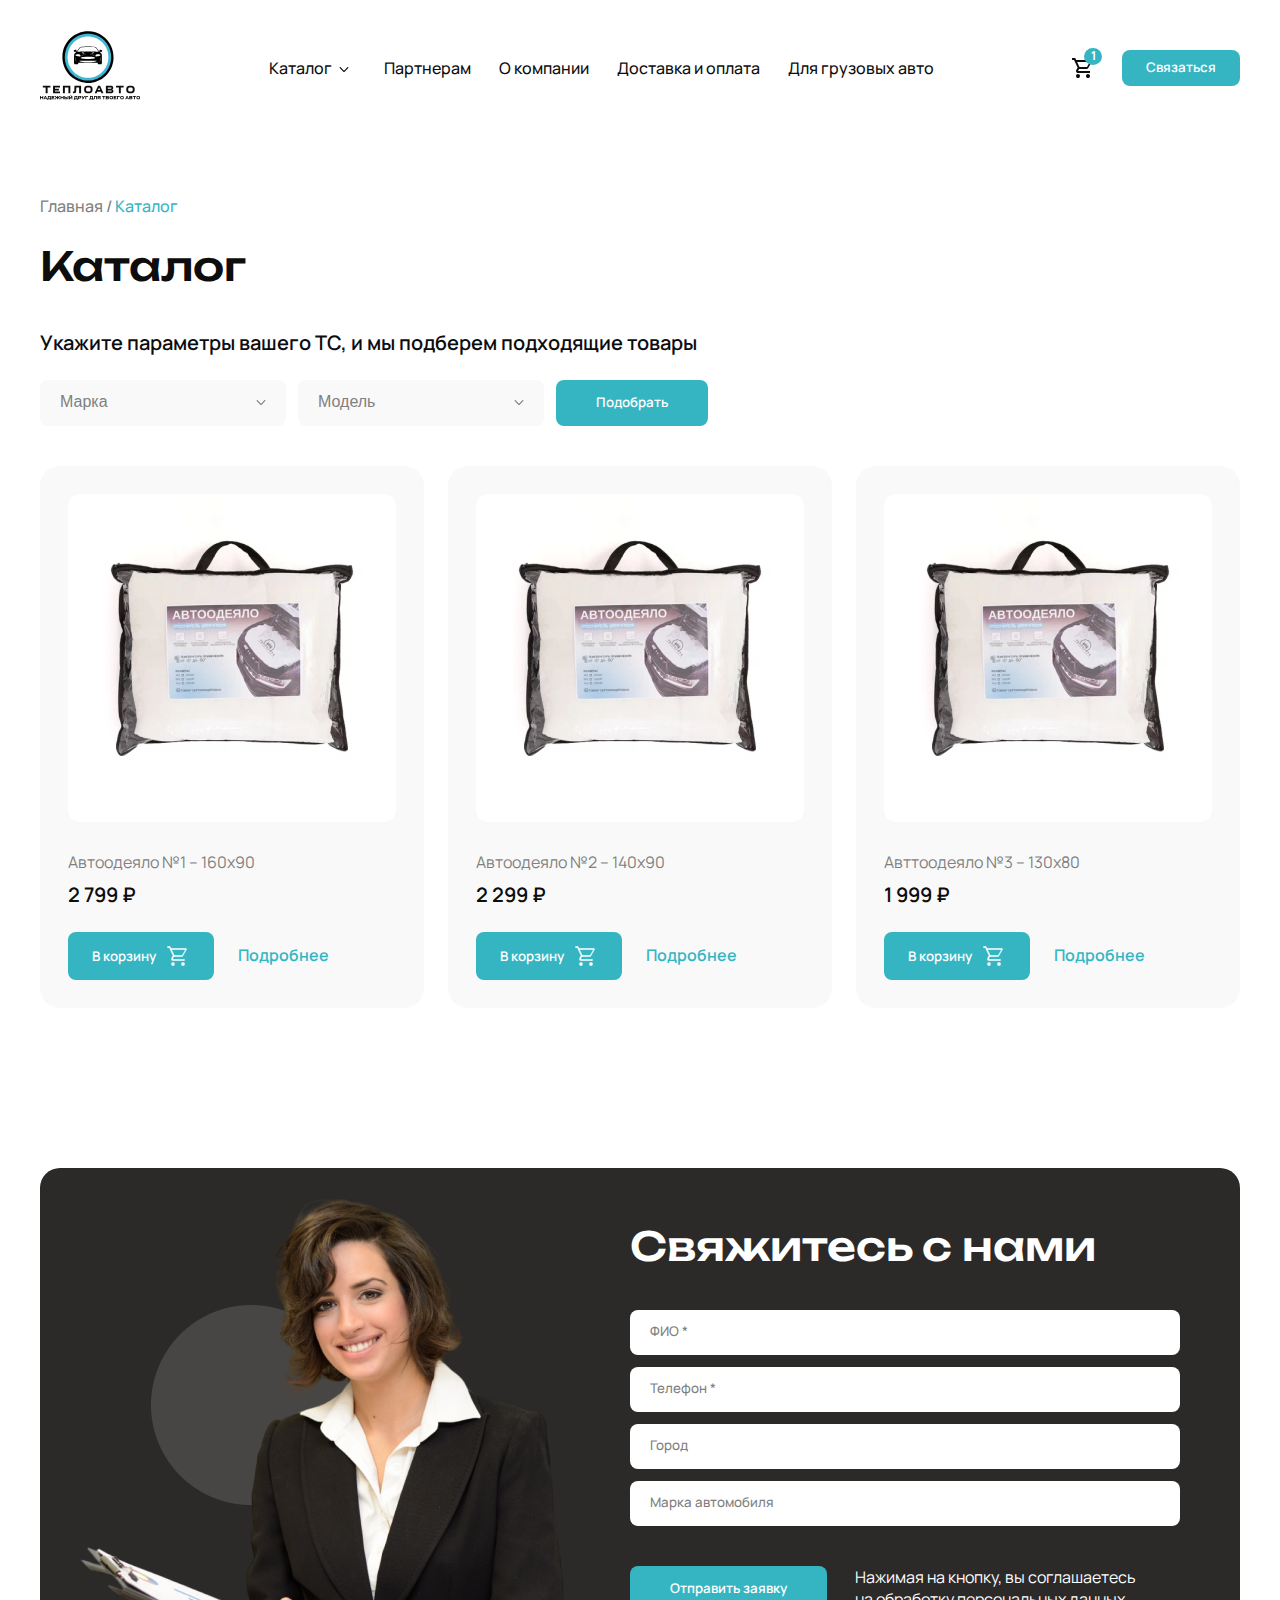
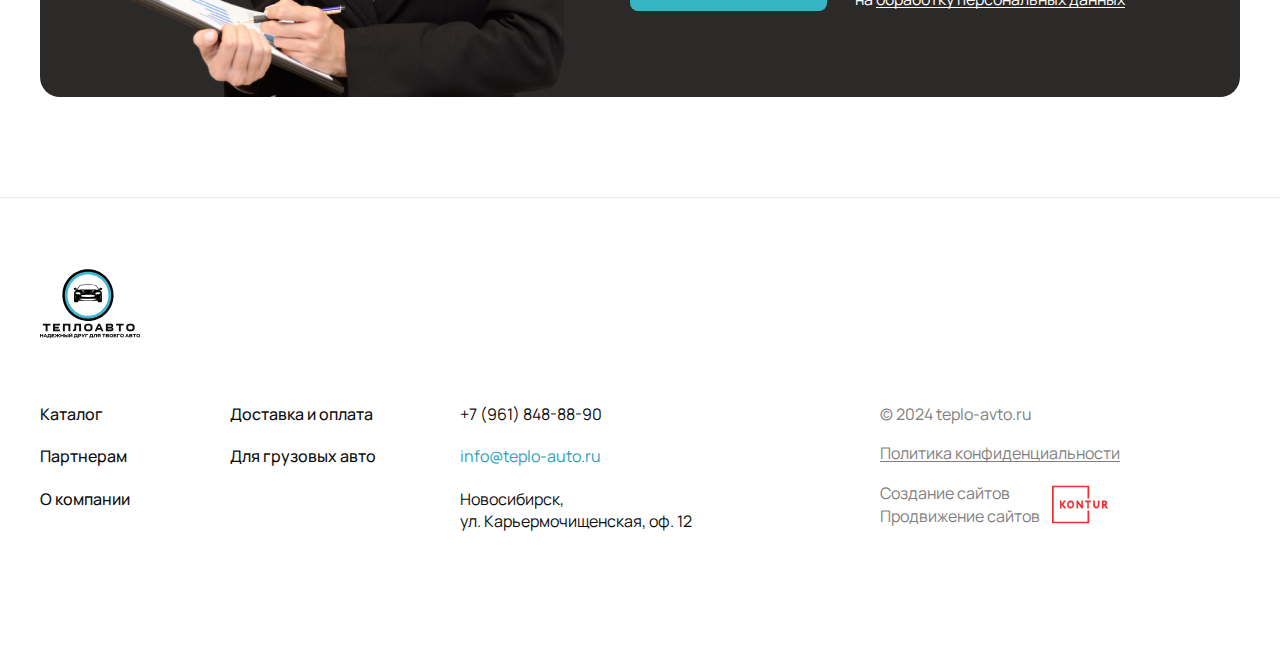
<file: catalog.html>
<!DOCTYPE html>
<html lang="ru">
<head>
    <meta charset="UTF-8">
    <meta name="viewport" content="width=device-width, initial-scale=1.0">
    <title>ТЕПЛОАВТО</title>
    <link rel="stylesheet" href="styles/style.css">
</head>
<body>
    <div class="layout">
        <header class="header">
            <div class="container">
                <a href="/index.html" class="logo">
                    <img src="./assets/icons/logo.svg" alt="logo">
                </a>
                <div class="header-content">
                    <nav class="nav-menu">
                        <ul class="menu">
                            <li>
                                <a href="catalog.html">Каталог</a>
                                <svg width="24" height="24" viewBox="0 0 24 24" fill="none" xmlns="http://www.w3.org/2000/svg">
                                    <path d="M11.5757 15.9243C11.8101 16.1586 12.1899 16.1586 12.4243 15.9243L16.2426 12.1059C16.477 11.8716 16.477 11.4917 16.2426 11.2574C16.0083 11.023 15.6284 11.023 15.3941 11.2574L12 14.6515L8.60589 11.2574C8.37157 11.023 7.99167 11.023 7.75736 11.2574C7.52304 11.4917 7.52304 11.8716 7.75736 12.1059L11.5757 15.9243ZM11.4 15V15.5H12.6V15H11.4Z" fill="#0D0D0D"/>
                                </svg>
                                <ul class="sub-menu">
                                    <li><a href="card.html">Автоодеяло №1 </a></li>
                                    <li><a href="car-blanket2.html">Автоодеяло №2</a></li>
                                    <li><a href="car-blanket3.html">Автоодеяло №3</a></li>
                                </ul>
                            </li>
                            <li><a href="partners.html">Партнерам</a></li>
                            <li><a href="about.html">О компании</a></li>
                            <li><a href="delivery.html">Доставка и оплата</a></li>
                            <li><a href="services.html">Для грузовых авто</a></li>
                        </ul>
                    </nav>
                    
                </div>
                <div class="header-contacts">
                    <div class="basket-btn">
                        <a href="basket.html" class="basket">
                            <svg width="20" height="20" viewBox="0 0 20 20" fill="none" xmlns="http://www.w3.org/2000/svg">
                                <path d="M16 16C16.5304 16 17.0391 16.2107 17.4142 16.5858C17.7893 16.9609 18 17.4696 18 18C18 18.5304 17.7893 19.0391 17.4142 19.4142C17.0391 19.7893 16.5304 20 16 20C15.4696 20 14.9609 19.7893 14.5858 19.4142C14.2107 19.0391 14 18.5304 14 18C14 16.89 14.89 16 16 16ZM0 0H3.27L4.21 2H19C19.2652 2 19.5196 2.10536 19.7071 2.29289C19.8946 2.48043 20 2.73478 20 3C20 3.17 19.95 3.34 19.88 3.5L16.3 9.97C15.96 10.58 15.3 11 14.55 11H7.1L6.2 12.63L6.17 12.75C6.17 12.8163 6.19634 12.8799 6.24322 12.9268C6.29011 12.9737 6.3537 13 6.42 13H18V15H6C5.46957 15 4.96086 14.7893 4.58579 14.4142C4.21071 14.0391 4 13.5304 4 13C4 12.65 4.09 12.32 4.24 12.04L5.6 9.59L2 2H0V0ZM6 16C6.53043 16 7.03914 16.2107 7.41421 16.5858C7.78929 16.9609 8 17.4696 8 18C8 18.5304 7.78929 19.0391 7.41421 19.4142C7.03914 19.7893 6.53043 20 6 20C5.46957 20 4.96086 19.7893 4.58579 19.4142C4.21071 19.0391 4 18.5304 4 18C4 16.89 4.89 16 6 16ZM15 9L17.78 4H5.14L7.5 9H15Z" fill="#0D0D0D"/>
                            </svg>
                            <span>1</span>
                        </a>
                    </div>
                    <button class="btn"><span>Связаться </span>
                        <svg width="14" height="25" viewBox="0 0 14 16" fill="none" xmlns="http://www.w3.org/2000/svg">
                            <path d="M3.234 6.15301C4.242 8.13401 5.866 9.75101 7.847 10.766L9.387 9.22601C9.576 9.03701 9.856 8.97401 10.101 9.05801C10.885 9.31701 11.732 9.45701 12.6 9.45701C12.985 9.45701 13.3 9.77201 13.3 10.157V12.6C13.3 12.985 12.985 13.3 12.6 13.3C6.027 13.3 0.699997 7.97301 0.699997 1.40001C0.699997 1.01501 1.015 0.700012 1.4 0.700012H3.85C4.235 0.700012 4.55 1.01501 4.55 1.40001C4.55 2.27501 4.69 3.11501 4.949 3.89901C5.026 4.14401 4.97 4.41701 4.774 4.61301L3.234 6.15301Z" fill="white"/>
                        </svg>
                    </button>
                    <ul class="contacts-list">
                        <li>
                            <a href="tel:+79618488890">+7 (961) 848-88-90</a>
                        </li>
                        <li>
                            <a class="mail" href="mailto:info@teplo-auto.ru">info@teplo-auto.ru</a>
                        </li>
                        <li>
                            <a href="htts://whatsapp.com/+79618488890">
                                <svg width="28" height="28" viewBox="0 0 28 28" fill="none" xmlns="http://www.w3.org/2000/svg">
                                    <circle cx="14" cy="14" r="14" fill="#2AB540"/>
                                    <path d="M18.7 9.27335C18.0887 8.65609 17.3607 8.16666 16.5583 7.83359C15.756 7.50052 14.8954 7.33047 14.0267 7.33335C10.3867 7.33335 7.42 10.3 7.42 13.94C7.42 15.1067 7.72667 16.24 8.3 17.24L7.36667 20.6667L10.8667 19.7467C11.8333 20.2733 12.92 20.5533 14.0267 20.5533C17.6667 20.5533 20.6333 17.5867 20.6333 13.9467C20.6333 12.18 19.9467 10.52 18.7 9.27335ZM14.0267 19.4333C13.04 19.4333 12.0733 19.1667 11.2267 18.6667L11.0267 18.5467L8.94667 19.0933L9.5 17.0667L9.36667 16.86C8.81837 15.9847 8.52729 14.9729 8.52667 13.94C8.52667 10.9133 10.9933 8.44668 14.02 8.44668C15.4867 8.44668 16.8667 9.02002 17.9 10.06C18.4117 10.5693 18.8173 11.175 19.0931 11.8422C19.3689 12.5094 19.5095 13.2247 19.5067 13.9467C19.52 16.9733 17.0533 19.4333 14.0267 19.4333ZM17.04 15.3267C16.8733 15.2467 16.06 14.8467 15.9133 14.7867C15.76 14.7333 15.6533 14.7067 15.54 14.8667C15.4267 15.0333 15.1133 15.4067 15.02 15.5133C14.9267 15.6267 14.8267 15.64 14.66 15.5533C14.4933 15.4733 13.96 15.2933 13.3333 14.7333C12.84 14.2933 12.5133 13.7533 12.4133 13.5867C12.32 13.42 12.4 13.3333 12.4867 13.2467C12.56 13.1733 12.6533 13.0533 12.7333 12.96C12.8133 12.8667 12.8467 12.7933 12.9 12.6867C12.9533 12.5733 12.9267 12.48 12.8867 12.4C12.8467 12.32 12.5133 11.5067 12.38 11.1733C12.2467 10.8533 12.1067 10.8933 12.0067 10.8867H11.6867C11.5733 10.8867 11.4 10.9267 11.2467 11.0933C11.1 11.26 10.6733 11.66 10.6733 12.4733C10.6733 13.2867 11.2667 14.0733 11.3467 14.18C11.4267 14.2933 12.5133 15.96 14.1667 16.6733C14.56 16.8467 14.8667 16.9467 15.1067 17.02C15.5 17.1467 15.86 17.1267 16.1467 17.0867C16.4667 17.04 17.1267 16.6867 17.26 16.3C17.4 15.9133 17.4 15.5867 17.3533 15.5133C17.3067 15.44 17.2067 15.4067 17.04 15.3267Z" fill="white"/>
                                </svg>
                            </a>
                            <a href="https://telegram.com/" class="telegram">
                                <svg width="28" height="28" viewBox="0 0 28 28" fill="none" xmlns="http://www.w3.org/2000/svg">
                                    <circle cx="14" cy="14" r="14" fill="#239CD7"/>
                                    <path fill-rule="evenodd" clip-rule="evenodd" d="M18.1847 8.95334C18.3494 8.884 18.5297 8.86009 18.7069 8.88409C18.884 8.90808 19.0514 8.97912 19.1918 9.0898C19.3321 9.20048 19.4403 9.34675 19.5049 9.5134C19.5696 9.68004 19.5883 9.86097 19.5593 10.0373L18.0473 19.2087C17.9007 20.0933 16.93 20.6007 16.1187 20.16C15.44 19.7913 14.432 19.2233 13.5253 18.6307C13.072 18.334 11.6833 17.384 11.854 16.708C12.0007 16.13 14.334 13.958 15.6673 12.6667C16.1907 12.1593 15.952 11.8667 15.334 12.3333C13.7993 13.492 11.3353 15.254 10.5207 15.75C9.802 16.1873 9.42733 16.262 8.97933 16.1873C8.162 16.0513 7.404 15.8407 6.78533 15.584C5.94933 15.2373 5.99 14.088 6.78467 13.7533L18.1847 8.95334Z" fill="white"/>
                                </svg>                                    
                            </a>
                        </li>
                    </ul>
                    <div class="burger">
                        <img src="./assets/icons/burger-menu.svg" alt="" class="burger-menu">
                        <img src="./assets/icons/close.svg" alt="" class="close-menu">
                    </div>
                </div>
                
            </div>
        </header>
        <main>
           <section class="catalog container">
                <span class="breadcrumbs">
                    <a href="index.html">Главная</a>
                    <span> / </span>
                    <a class="active" href="catalog.html">Каталог</a>
                </span>
                <h2>Каталог</h2>
                <h4>Укажите параметры вашего ТС, и мы подберем подходящие товары</h4>
                <div class="selection-block">
                    <select name="" id="">
                        <option value="" selected disabled>Марка</option>
                        <option value="">BMW</option>
                        <option value="">Mercedes-Benz</option>
                        <option value="">Audi</option>
                        <option value="">Lada</option>
                        <option value="">Nissan</option>
                        <option value="">Renault</option>
                        <option value="">Volkswagen</option>
                    </select>
                    <select name="" id="">
                        <option value="" selected disabled>Модель</option>
                        <option value="">BMW</option>
                        <option value="">Mercedes-Benz</option>
                        <option value="">Audi</option>
                        <option value="">Lada</option>
                        <option value="">Nissan</option>
                        <option value="">Renault</option>
                        <option value="">Volkswagen</option>
                    </select>
                    <button class="btn">Подобрать</button>
                  </div>
                  <div class="catalog-wrapper">
                        <div class="catalog-item">
                            <img src="./assets/imgs/catalog-img.png" alt="">
                            <div class="catalog-item-content">
                                <span>Автоодеяло №1 – 160x90</span>
                                <h4>2 799 ₽</h4>
                                <div class="catalog-btn">
                                    <button class="btn">В корзину
                                        <svg width="24" height="24" viewBox="0 0 24 24" fill="none" xmlns="http://www.w3.org/2000/svg">
                                            <path d="M17 18C17.5304 18 18.0391 18.2107 18.4142 18.5858C18.7893 18.9609 19 19.4696 19 20C19 20.5304 18.7893 21.0391 18.4142 21.4142C18.0391 21.7893 17.5304 22 17 22C16.4696 22 15.9609 21.7893 15.5858 21.4142C15.2107 21.0391 15 20.5304 15 20C15 18.89 15.89 18 17 18ZM1 2H4.27L5.21 4H20C20.2652 4 20.5196 4.10536 20.7071 4.29289C20.8946 4.48043 21 4.73478 21 5C21 5.17 20.95 5.34 20.88 5.5L17.3 11.97C16.96 12.58 16.3 13 15.55 13H8.1L7.2 14.63L7.17 14.75C7.17 14.8163 7.19634 14.8799 7.24322 14.9268C7.29011 14.9737 7.3537 15 7.42 15H19V17H7C6.46957 17 5.96086 16.7893 5.58579 16.4142C5.21071 16.0391 5 15.5304 5 15C5 14.65 5.09 14.32 5.24 14.04L6.6 11.59L3 4H1V2ZM7 18C7.53043 18 8.03914 18.2107 8.41421 18.5858C8.78929 18.9609 9 19.4696 9 20C9 20.5304 8.78929 21.0391 8.41421 21.4142C8.03914 21.7893 7.53043 22 7 22C6.46957 22 5.96086 21.7893 5.58579 21.4142C5.21071 21.0391 5 20.5304 5 20C5 18.89 5.89 18 7 18ZM16 11L18.78 6H6.14L8.5 11H16Z" fill="white" stroke="#35B5C2" stroke-width="0.5"/>
                                        </svg>
                                    </button>
                                    <a href="card.html">Подробнее</a>
                                </div>
                            </div>
                        </div>
                        <div class="catalog-item">
                            <img src="./assets/imgs/catalog-img.png" alt="">
                            <div class="catalog-item-content">
                                <span>Автоодеяло №2 – 140x90</span>
                                <h4>2 299 ₽</h4>
                                <div class="catalog-btn">
                                    <button class="btn">В корзину
                                        <svg width="24" height="24" viewBox="0 0 24 24" fill="none" xmlns="http://www.w3.org/2000/svg">
                                            <path d="M17 18C17.5304 18 18.0391 18.2107 18.4142 18.5858C18.7893 18.9609 19 19.4696 19 20C19 20.5304 18.7893 21.0391 18.4142 21.4142C18.0391 21.7893 17.5304 22 17 22C16.4696 22 15.9609 21.7893 15.5858 21.4142C15.2107 21.0391 15 20.5304 15 20C15 18.89 15.89 18 17 18ZM1 2H4.27L5.21 4H20C20.2652 4 20.5196 4.10536 20.7071 4.29289C20.8946 4.48043 21 4.73478 21 5C21 5.17 20.95 5.34 20.88 5.5L17.3 11.97C16.96 12.58 16.3 13 15.55 13H8.1L7.2 14.63L7.17 14.75C7.17 14.8163 7.19634 14.8799 7.24322 14.9268C7.29011 14.9737 7.3537 15 7.42 15H19V17H7C6.46957 17 5.96086 16.7893 5.58579 16.4142C5.21071 16.0391 5 15.5304 5 15C5 14.65 5.09 14.32 5.24 14.04L6.6 11.59L3 4H1V2ZM7 18C7.53043 18 8.03914 18.2107 8.41421 18.5858C8.78929 18.9609 9 19.4696 9 20C9 20.5304 8.78929 21.0391 8.41421 21.4142C8.03914 21.7893 7.53043 22 7 22C6.46957 22 5.96086 21.7893 5.58579 21.4142C5.21071 21.0391 5 20.5304 5 20C5 18.89 5.89 18 7 18ZM16 11L18.78 6H6.14L8.5 11H16Z" fill="white" stroke="#35B5C2" stroke-width="0.5"/>
                                        </svg>
                                    </button>
                                    <a href="#">Подробнее</a>
                                </div>
                            </div>
                        </div>
                        <div class="catalog-item">
                            <img src="./assets/imgs/catalog-img.png" alt="">
                            <div class="catalog-item-content">
                                <span>Авттоодеяло №3 – 130x80</span>
                                <h4>1 999 ₽</h4>
                                <div class="catalog-btn">
                                    <button class="btn">В корзину
                                        <svg width="24" height="24" viewBox="0 0 24 24" fill="none" xmlns="http://www.w3.org/2000/svg">
                                            <path d="M17 18C17.5304 18 18.0391 18.2107 18.4142 18.5858C18.7893 18.9609 19 19.4696 19 20C19 20.5304 18.7893 21.0391 18.4142 21.4142C18.0391 21.7893 17.5304 22 17 22C16.4696 22 15.9609 21.7893 15.5858 21.4142C15.2107 21.0391 15 20.5304 15 20C15 18.89 15.89 18 17 18ZM1 2H4.27L5.21 4H20C20.2652 4 20.5196 4.10536 20.7071 4.29289C20.8946 4.48043 21 4.73478 21 5C21 5.17 20.95 5.34 20.88 5.5L17.3 11.97C16.96 12.58 16.3 13 15.55 13H8.1L7.2 14.63L7.17 14.75C7.17 14.8163 7.19634 14.8799 7.24322 14.9268C7.29011 14.9737 7.3537 15 7.42 15H19V17H7C6.46957 17 5.96086 16.7893 5.58579 16.4142C5.21071 16.0391 5 15.5304 5 15C5 14.65 5.09 14.32 5.24 14.04L6.6 11.59L3 4H1V2ZM7 18C7.53043 18 8.03914 18.2107 8.41421 18.5858C8.78929 18.9609 9 19.4696 9 20C9 20.5304 8.78929 21.0391 8.41421 21.4142C8.03914 21.7893 7.53043 22 7 22C6.46957 22 5.96086 21.7893 5.58579 21.4142C5.21071 21.0391 5 20.5304 5 20C5 18.89 5.89 18 7 18ZM16 11L18.78 6H6.14L8.5 11H16Z" fill="white" stroke="#35B5C2" stroke-width="0.5"/>
                                        </svg>
                                    </button>
                                    <a href="#">Подробнее</a>
                                </div>
                            </div>
                        </div>
                  </div>
           </section>
           <div class="container">
            <section class="form">
                <div class="form-img">
                        <img src="./assets/imgs/form-img.png" alt="">
                </div>
                <div class="form-content">
                    <h2>Свяжитесь с нами</h2>
                    <form>
                        <input type="text" placeholder="ФИО *" required>
                        <input type="tel" placeholder="Телефон *" required>
                        <input type="text" placeholder="Город">
                        <input type="text" placeholder="Марка автомобиля">
                        <div class="form-btn">
                            <button class="btn">Отправить заявку</button>
                            <span>Нажимая на кнопку, вы соглашаетесь  на <a href="#">обработку персональных данных</a></span>
                        </div>
                    </form>
                </div>
            </section>
           </div>
        </main>
        <footer class="footer">
            <div class="container">
                <a href="index.html" class="logo">
                    <img src="./assets/icons/logo.svg" alt="logo">
                </a>
                <div class="footer-content">
                    <nav class="nav-menu">
                        <ul class="menu">
                            <li>
                                <a href="catalog.html">Каталог</a>
                            </li>
                            <li><a href="delivery.html">Доставка и оплата</a></li>
                            <li><a href="partners.html">Партнерам</a></li>
                            <li><a href="services.html">Для грузовых авто</a></li>
                            <li><a href="about.html">О компании</a></li>
                        </ul>
                    </nav>
                    <ul class="footer-contacts">
                        <li>
                            <a href="tel:+79618488890">+7 (961) 848-88-90</a>
                        </li>
                        <li>
                            <a class="mail" href="mailto:info@teplo-auto.ru">info@teplo-auto.ru</a>
                        </li>
                        <li class="address">
                            Новосибирск, <span>ул. Карьермочищенская, оф. 12</span>
                        </li>
                    </ul>
                    <div class="footer-info">
                        <span class="copyright">© 2024 teplo-avto.ru</span>
                        <a class="privacy-policy">Политика конфиденциальности</a>
                        <div class="developer">
                            <p>
                                <a href="https://kontur-lite.ru/,">Создание сайтов</a>
                                <a href="http://kontur-promo.ru/">Продвижение сайтов</a>
                            </p>
                            <svg width="57" height="39" viewBox="0 0 57 39" fill="none" xmlns="http://www.w3.org/2000/svg">
                                <g clip-path="url(#clip0_86_742)">
                                <path d="M51.6184 17.2631V19.0173H52.2493C52.9149 19.0173 53.4365 18.7673 53.4365 18.1005C53.4365 17.6591 53.2213 17.2612 52.3824 17.2612C52.1198 17.2612 51.9776 17.2518 51.6184 17.2631ZM49.875 23.4597V15.543C50.2999 15.543 52.2493 15.543 52.4681 15.543C54.5489 15.543 55.2892 16.6171 55.2892 18.0777C55.2892 19.5478 54.4176 20.1483 54.0036 20.3643L56.2083 23.4597H54.0948L52.2603 20.7147H51.6184V23.4597H49.875Z" fill="#F02D32"/>
                                <path d="M47.5014 20.0536C47.5014 22.4746 46.0445 23.4597 44.437 23.4597C42.5083 23.4597 41.168 22.2946 41.168 19.974V15.543H42.8833V19.5895C42.8833 20.8227 43.2367 21.7623 44.437 21.7623C45.4758 21.7623 45.7862 20.9591 45.7862 19.6917V15.543H47.5014V20.0536Z" fill="#F02D32"/>
                                <path d="M37.2083 38.5H0V0.5H37.2083V13.5015H35.4834V2.2616H1.72309V36.7384H35.4834V25.4136H37.2083V38.5Z" fill="#F02D32"/>
                                <path d="M29.5472 23.4597L26.1016 18.7089V23.4597H24.543V15.543H25.8723L29.3196 20.3146L29.3161 15.543H30.8729L30.8764 23.4597H29.5472Z" fill="#F02D32"/>
                                <path d="M33.25 15.543H38.7917V17.2392H36.7845V23.4597H35.2556V17.2392H33.25V15.543Z" fill="#F02D32"/>
                                <path d="M7.91797 15.543H9.60169V18.9921L12.011 15.543H14.0311L11.2643 19.1966L14.2513 23.4597H12.1167L9.60169 19.6926V23.4597H7.91797V15.543Z" fill="#F02D32"/>
                                <path d="M18.6047 21.8201C19.8784 21.8201 20.5392 20.7919 20.5392 19.5014C20.5392 18.1014 19.6868 17.1826 18.6047 17.1826C17.4946 17.1826 16.6719 18.1014 16.6719 19.5014C16.6719 20.8126 17.5326 21.8201 18.6047 21.8201ZM18.6047 15.543C20.6449 15.543 22.168 17.0618 22.168 19.5014C22.168 21.8201 20.6449 23.4597 18.6047 23.4597C16.5662 23.4597 15.043 21.939 15.043 19.5014C15.043 17.2807 16.4704 15.543 18.6047 15.543Z" fill="#F02D32"/>
                                </g>
                                <defs>
                                <clipPath id="clip0_86_742">
                                <rect width="57" height="38" fill="white" transform="translate(0 0.5)"/>
                                </clipPath>
                                </defs>
                            </svg>
                        </div>
                    </div>
                </div>
            </div>
        </footer>
    </div>
    <script src="script.js"></script>
</body>
</html>
</file>
<file: styles/style.css>
@import url('https://fonts.googleapis.com/css2?family=Jost:ital,wght@0,100..900;1,100..900&family=Manrope:wght@200..800&display=swap');
@import url('https://fonts.googleapis.com/css2?family=Unbounded:wght@200..900&display=swap');

@import url('header-style.css');
@import url('banner-style.css');
@import url('quality-style.css');
@import url('advantages-style.css');
@import url('reviews-style.css');
@import url('faq-style.css');
@import url('form-style.css');
@import url('footer-style.css');

@import url('catalog-style.css');
@import url('card-style.css');
/* -------------------------------------------reset-styles------------------------------------------- */
*{
    margin: 0;
    padding: 0;
    border: 0;
    box-sizing: border-box;
}

*, *:before, *:after{
	-moz-box-sizing: border-box;
	-webkit-box-sizing: border-box;
	box-sizing: border-box;
}

:focus, :active{outline: none;}
a:focus, a:active{outline: none;}

nav,footer,header,aside{display: block;}

html, body{
	height: 100%;
	width: 100%;
	-ms-text-size-adjust: 100%;
	-moz-text-size-adjust: 100%;
	-webkit-text-size-adjust: 100%;
}

input, button, textarea{font-family: inherit;}

input::-ms-clear{display:none;}
button{cursor: pointer;}
button::-moz-focus-inner{padding: 0;border: 0;}
a, a:visited{text-decoration: none; color: inherit;}
a:hover{text-decoration: none;}
ul li{list-style-type: none;}

h1,h2, h3, h4, h5, h6{font-style: inherit;}

/* -------------------------------------------main-styles------------------------------------------- */
html{
	scroll-behavior: smooth;
}

body{
	font-family: 'Manrope', sans-serif;
	background-color: rgba(255, 255, 255, 1);
	font-size: 16px;
	line-height: 22.4px;
	color: rgba(13, 13, 13, 1);
}
.no-scroll{
	overflow: hidden;
}
.layout{
	display: flex;
	flex-direction: column;
	height: 100vh;

}

header{
	flex-shrink: 0;
}

main{
	flex-grow: 1;
}
section{
	width: 100%;
}
footer{
	flex-shrink: 0;
}

.container{
	max-width: 1230px;
	margin: 0 auto;
	padding: 0 15px;
}

.btn{
	width: max-content;
	background-color: rgba(53, 181, 194, 1);
	padding: 13px 40px 15px 40px;
	color:rgba(255, 255, 255, 1) !important;
	border-radius: 8px;
	font-weight: 600;
	white-space: nowrap;
	display: flex;
	align-items: center;
	justify-content: center;
	cursor: pointer;
	gap: 10px;
	transition: background-color 0.3s ease;
}

.btn:hover{
	background-color: rgba(35, 116, 124, 1);
}
h1{
	font-family: 'Unbounded';
	font-size: 60px;
	font-weight: 500;
	line-height: 72px;
	text-align: left;
	margin-bottom: 32px;
}
h1 span{
	text-transform: uppercase;
}
h2{
	font-family: 'Unbounded';
	font-size: 40px;
	font-weight: 500;
	line-height: 48px;
	margin-bottom: 40px;
}
h4{
	font-size: 20px;
	font-weight: 600;
	line-height: 26px;
}

@media (max-width: 1050px){
	h1{
		font-size: 40px;
		line-height: 50px;
	}

	h2{
		font-size: 30px;
		line-height: 40px;
	}
}

@media (max-width: 550px){
	h1{
		font-size: 30px;
		line-height: 40px;
	}

	h2{
		font-size: 20px;
		line-height: 30px;
		margin-bottom: 20px;
	}
	h4{
		font-size: 16px;
		line-height: 20px;
	}
}
</file>
